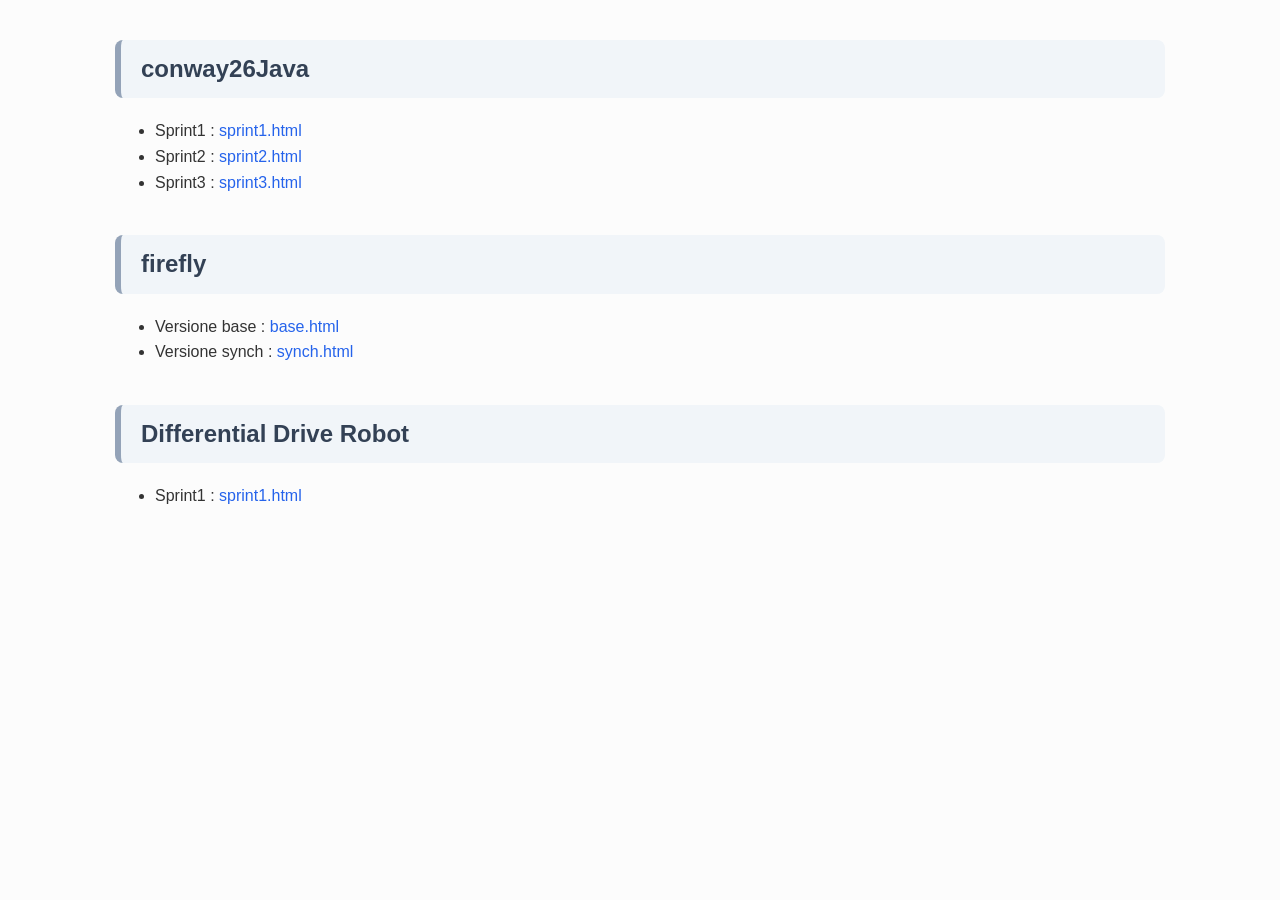
<file: docs/index.html>
<!DOCTYPE html PUBLIC "-//W3C//DTD HTML 4.01//EN" "http://www.w3.org/TR/html4/strict.dtd">
<html>

<head>
    <link rel="stylesheet" type="text/css" href="css/mystyle.css">
</head>
<title>Chronicle of projects</title>

<body>

    <h2>conway26Java</h2>
    <ul>
        <li>Sprint1 : <a href="sprint1.html">sprint1.html</a> </li>
        <li>Sprint2 : <a href="sprint2.html">sprint2.html</a> </li>
        <li>Sprint3 : <a href="sprint3.html">sprint3.html</a> </li>

    </ul>

    <h2>firefly</h2>
    <ul>
        <li>Versione base : <a href="base.html">base.html</a> </li>
        <li>Versione synch : <a href="synch.html">synch.html</a> </li>

    </ul>

    <h2>Differential Drive Robot</h2>
    <ul>
        <li>Sprint1 : <a href="DDR.html">sprint1.html</a> </li>

    </ul>

</body>

</html>
</file>
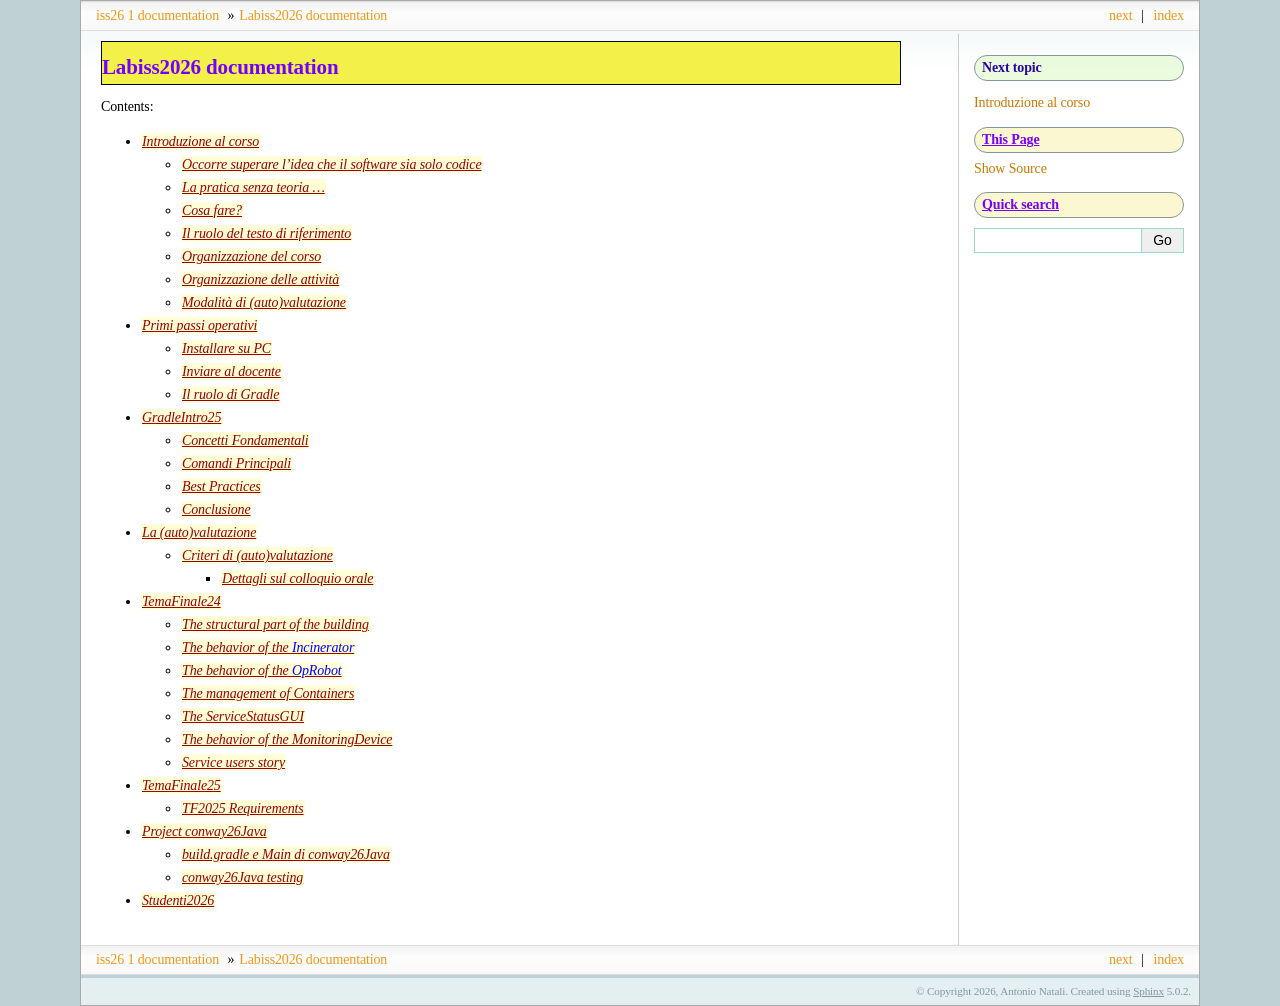
<file: conway26GuiHtml/docs/index.html>
<!DOCTYPE html>

<html lang="en">
  <head>
    <meta charset="utf-8" />
    <meta name="viewport" content="width=device-width, initial-scale=1.0" /><meta name="generator" content="Docutils 0.18.1: http://docutils.sourceforge.net/" />

    <title>Labiss2026 documentation &#8212; iss26 1 documentation</title>
    <link rel="stylesheet" type="text/css" href="_static/pygments.css" />
    <link rel="stylesheet" type="text/css" href="_static/sphinxdoc.css" />
    <link rel="stylesheet" type="text/css" href="_static/custom.css" />
    <script data-url_root="./" id="documentation_options" src="_static/documentation_options.js"></script>
    <script src="_static/jquery.js"></script>
    <script src="_static/underscore.js"></script>
    <script src="_static/_sphinx_javascript_frameworks_compat.js"></script>
    <script src="_static/doctools.js"></script>
    <script src="_static/custom.js"></script>
    <link rel="canonical" href="https://anatali.github.io/issLab2026/index.html" />
    <link rel="index" title="Index" href="genindex.html" />
    <link rel="search" title="Search" href="search.html" />
    <link rel="next" title="Introduzione al corso" href="Introduzione%20al%20corso.html" /> 
  </head><body>
    <div class="related" role="navigation" aria-label="related navigation">
      <h3>Navigation</h3>
      <ul>
        <li class="right" style="margin-right: 10px">
          <a href="genindex.html" title="General Index"
             accesskey="I">index</a></li>
        <li class="right" >
          <a href="Introduzione%20al%20corso.html" title="Introduzione al corso"
             accesskey="N">next</a> |</li>
        <li class="nav-item nav-item-0"><a href="#">iss26 1 documentation</a> &#187;</li>
        <li class="nav-item nav-item-this"><a href="">Labiss2026 documentation</a></li> 
      </ul>
    </div>  

    <div class="document">
      <div class="documentwrapper">
        <div class="bodywrapper">
          <div class="body" role="main">
            
  <section id="labiss2026-documentation">
<h1>Labiss2026 documentation<a class="headerlink" href="#labiss2026-documentation" title="Permalink to this heading">¶</a></h1>
<div class="toctree-wrapper compound">
<p class="caption" role="heading"><span class="caption-text">Contents:</span></p>
<ul>
<li class="toctree-l1"><a class="reference internal" href="Introduzione%20al%20corso.html">Introduzione al corso</a><ul>
<li class="toctree-l2"><a class="reference internal" href="Introduzione%20al%20corso.html#occorre-superare-l-idea-che-il-software-sia-solo-codice">Occorre superare l’idea che il software sia solo codice</a></li>
<li class="toctree-l2"><a class="reference internal" href="Introduzione%20al%20corso.html#la-pratica-senza-teoria">La pratica senza  teoria …</a></li>
<li class="toctree-l2"><a class="reference internal" href="Introduzione%20al%20corso.html#cosa-fare">Cosa fare?</a></li>
<li class="toctree-l2"><a class="reference internal" href="Introduzione%20al%20corso.html#il-ruolo-del-testo-di-riferimento">Il ruolo del testo di riferimento</a></li>
<li class="toctree-l2"><a class="reference internal" href="Introduzione%20al%20corso.html#organizzazione-del-corso">Organizzazione del corso</a></li>
<li class="toctree-l2"><a class="reference internal" href="Introduzione%20al%20corso.html#organizzazione-delle-attivita">Organizzazione delle attività</a></li>
<li class="toctree-l2"><a class="reference internal" href="Introduzione%20al%20corso.html#modalita-di-auto-valutazione">Modalità di (auto)valutazione</a></li>
</ul>
</li>
<li class="toctree-l1"><a class="reference internal" href="Primi%20passi%20operativi.html">Primi passi operativi</a><ul>
<li class="toctree-l2"><a class="reference internal" href="Primi%20passi%20operativi.html#installare-su-pc">Installare su PC</a></li>
<li class="toctree-l2"><a class="reference internal" href="Primi%20passi%20operativi.html#inviare-al-docente">Inviare al docente</a></li>
<li class="toctree-l2"><a class="reference internal" href="Primi%20passi%20operativi.html#il-ruolo-di-gradle">Il ruolo di Gradle</a></li>
</ul>
</li>
<li class="toctree-l1"><a class="reference internal" href="GradleIntro25.html">GradleIntro25</a><ul>
<li class="toctree-l2"><a class="reference internal" href="GradleIntro25.html#concetti-fondamentali">Concetti Fondamentali</a></li>
<li class="toctree-l2"><a class="reference internal" href="GradleIntro25.html#comandi-principali">Comandi Principali</a></li>
<li class="toctree-l2"><a class="reference internal" href="GradleIntro25.html#best-practices">Best Practices</a></li>
<li class="toctree-l2"><a class="reference internal" href="GradleIntro25.html#conclusione">Conclusione</a></li>
</ul>
</li>
<li class="toctree-l1"><a class="reference internal" href="La%20%28auto%29valutazione.html">La (auto)valutazione</a><ul>
<li class="toctree-l2"><a class="reference internal" href="La%20%28auto%29valutazione.html#criteri-di-auto-valutazione">Criteri di (auto)valutazione</a><ul>
<li class="toctree-l3"><a class="reference internal" href="La%20%28auto%29valutazione.html#dettagli-sul-colloquio-orale">Dettagli sul colloquio orale</a></li>
</ul>
</li>
</ul>
</li>
<li class="toctree-l1"><a class="reference internal" href="TemaFinale24.html">TemaFinale24</a><ul>
<li class="toctree-l2"><a class="reference internal" href="TemaFinale24.html#the-structural-part-of-the-building">The structural part of the building</a></li>
<li class="toctree-l2"><a class="reference internal" href="TemaFinale24.html#the-behavior-of-the-incinerator">The behavior of the <span class="blue">Incinerator</span></a></li>
<li class="toctree-l2"><a class="reference internal" href="TemaFinale24.html#the-behavior-of-the-oprobot">The behavior of the <span class="blue">OpRobot</span></a></li>
<li class="toctree-l2"><a class="reference internal" href="TemaFinale24.html#the-management-of-containers">The management of Containers</a></li>
<li class="toctree-l2"><a class="reference internal" href="TemaFinale24.html#the-servicestatusgui">The ServiceStatusGUI</a></li>
<li class="toctree-l2"><a class="reference internal" href="TemaFinale24.html#the-behavior-of-the-monitoringdevice">The behavior of the MonitoringDevice</a></li>
<li class="toctree-l2"><a class="reference internal" href="TemaFinale24.html#service-users-story">Service users story</a></li>
</ul>
</li>
<li class="toctree-l1"><a class="reference internal" href="TemaFinale25.html">TemaFinale25</a><ul>
<li class="toctree-l2"><a class="reference internal" href="TemaFinale25.html#tf2025-requirements">TF2025 Requirements</a></li>
</ul>
</li>
<li class="toctree-l1"><a class="reference internal" href="Project%20conway26Java.html">Project conway26Java</a><ul>
<li class="toctree-l2"><a class="reference internal" href="Project%20conway26Java.html#build-gradle-e-main-di-conway26java">build.gradle e Main di conway26Java</a></li>
<li class="toctree-l2"><a class="reference internal" href="Project%20conway26Java.html#conway26java-testing">conway26Java testing</a></li>
</ul>
</li>
<li class="toctree-l1"><a class="reference internal" href="Studenti2026.html">Studenti2026</a></li>
</ul>
</div>
</section>


            <div class="clearer"></div>
          </div>
        </div>
      </div>
      <div class="sphinxsidebar" role="navigation" aria-label="main navigation">
        <div class="sphinxsidebarwrapper">
  <div>
    <h4>Next topic</h4>
    <p class="topless"><a href="Introduzione%20al%20corso.html"
                          title="next chapter">Introduzione al corso</a></p>
  </div>
  <div role="note" aria-label="source link">
    <h3>This Page</h3>
    <ul class="this-page-menu">
      <li><a href="_sources/index.rst.txt"
            rel="nofollow">Show Source</a></li>
    </ul>
   </div>
<div id="searchbox" style="display: none" role="search">
  <h3 id="searchlabel">Quick search</h3>
    <div class="searchformwrapper">
    <form class="search" action="search.html" method="get">
      <input type="text" name="q" aria-labelledby="searchlabel" autocomplete="off" autocorrect="off" autocapitalize="off" spellcheck="false"/>
      <input type="submit" value="Go" />
    </form>
    </div>
</div>
<script>document.getElementById('searchbox').style.display = "block"</script>
        </div>
      </div>
      <div class="clearer"></div>
    </div>
    <div class="related" role="navigation" aria-label="related navigation">
      <h3>Navigation</h3>
      <ul>
        <li class="right" style="margin-right: 10px">
          <a href="genindex.html" title="General Index"
             >index</a></li>
        <li class="right" >
          <a href="Introduzione%20al%20corso.html" title="Introduzione al corso"
             >next</a> |</li>
        <li class="nav-item nav-item-0"><a href="#">iss26 1 documentation</a> &#187;</li>
        <li class="nav-item nav-item-this"><a href="">Labiss2026 documentation</a></li> 
      </ul>
    </div>
    <div class="footer" role="contentinfo">
        &#169; Copyright 2026, Antonio Natali.
      Created using <a href="https://www.sphinx-doc.org/">Sphinx</a> 5.0.2.
    </div>
  </body>
</html>
</file>
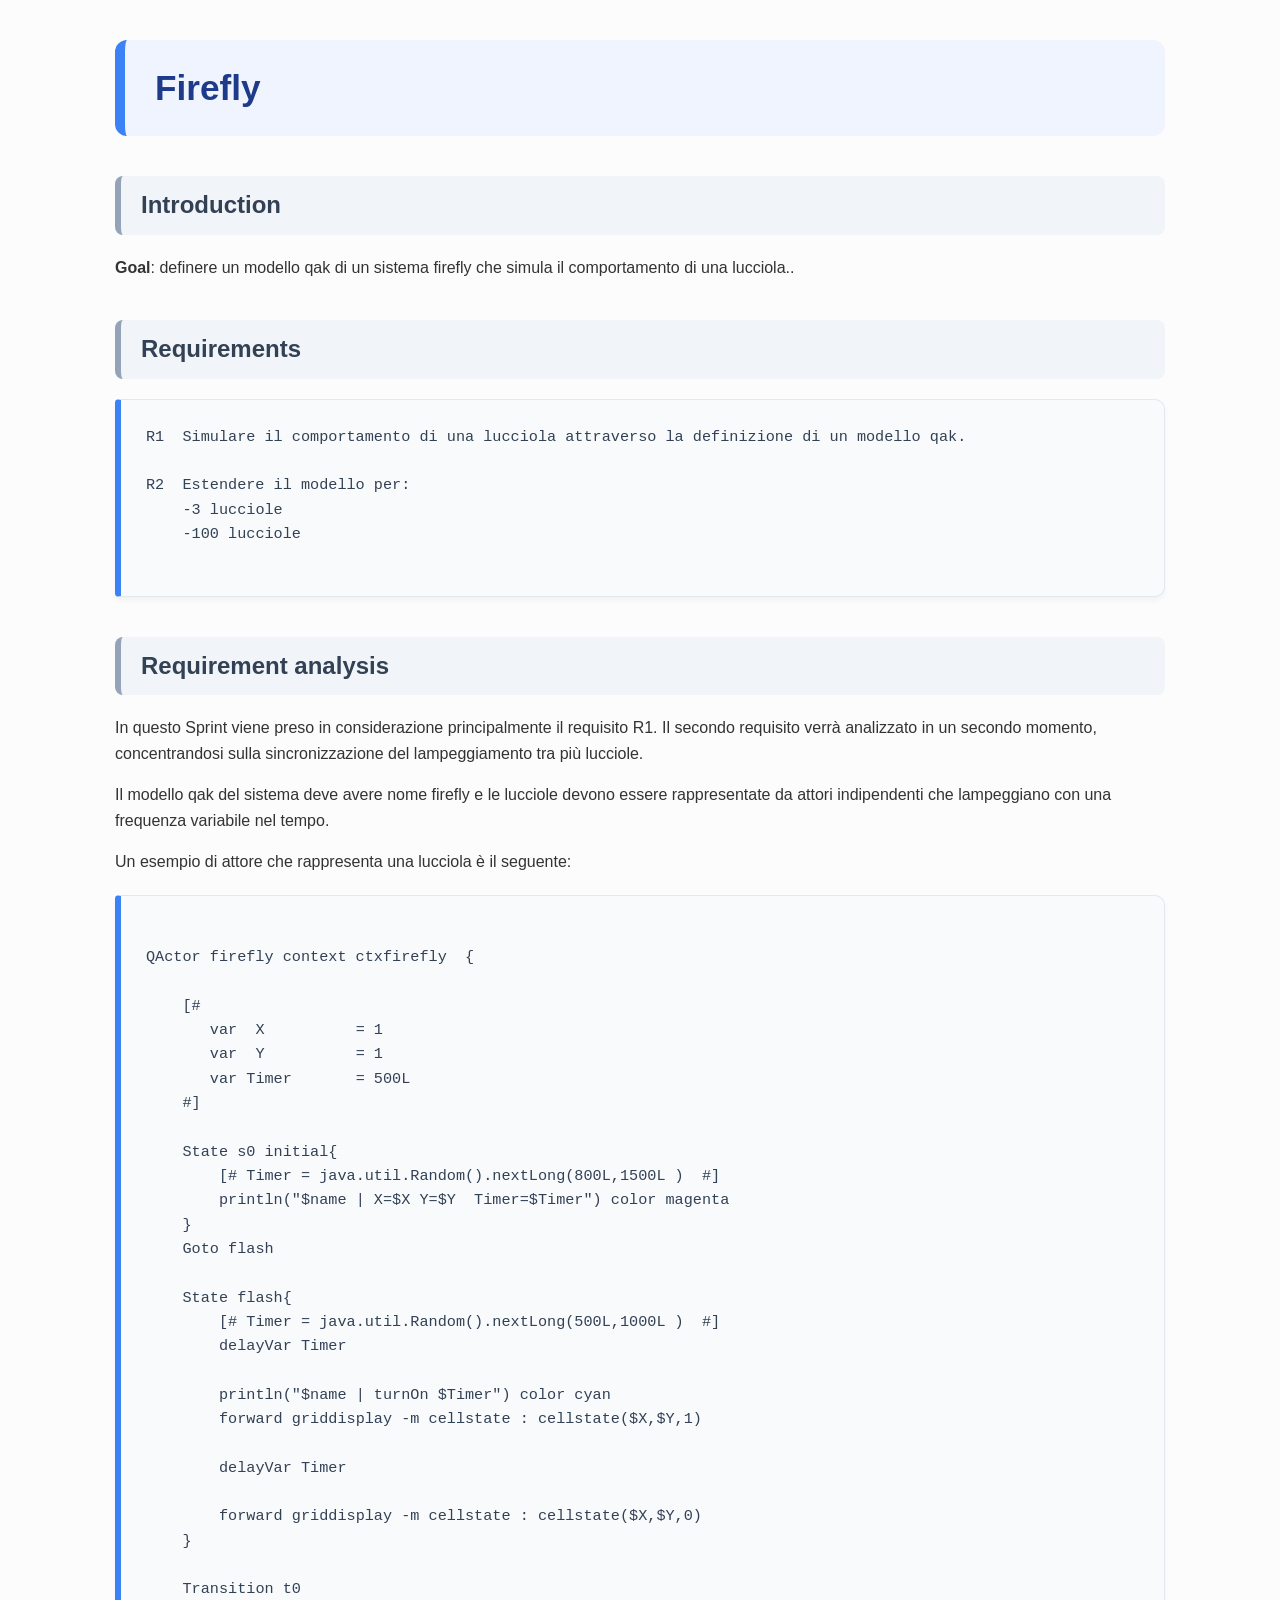
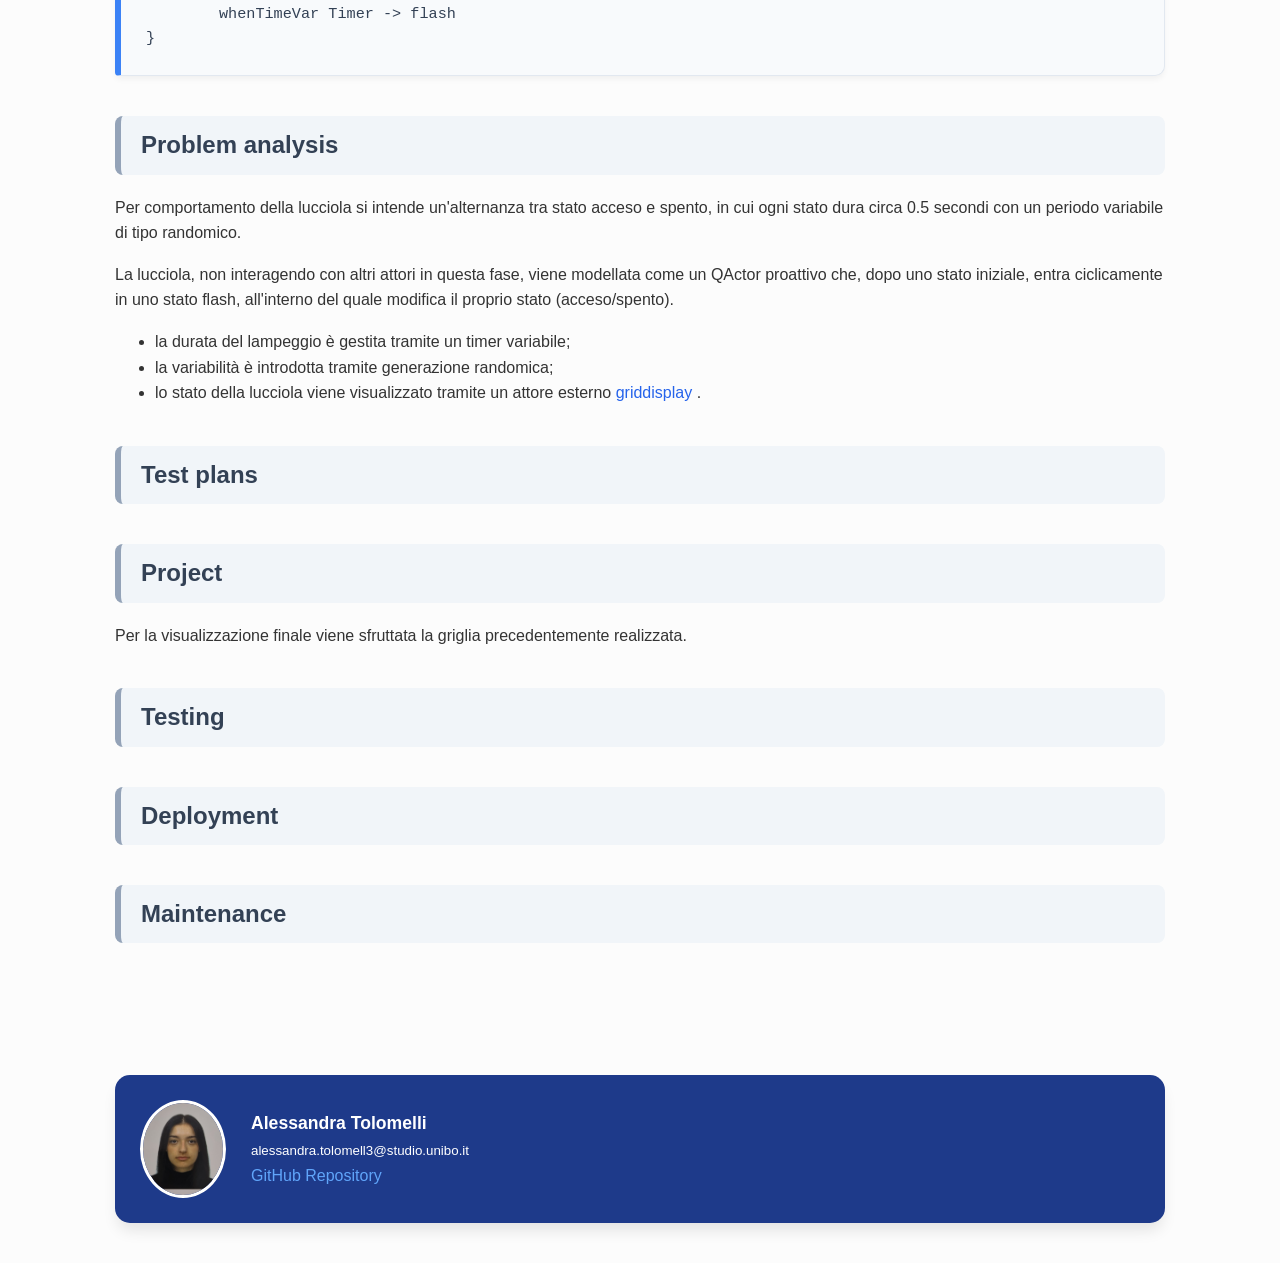
<file: docs/base.html>
<!DOCTYPE html PUBLIC "-//W3C//DTD HTML 4.01//EN" "http://www.w3.org/TR/html4/strict.dtd">
<html>

<head>
    <link rel="stylesheet" type="text/css" href="css/mystyle.css">
</head>
<title>Firefly</title>

<body>
    <div id="top">
        <h1>Firefly</h1>
    </div>

    <div class="body">

        <h2>Introduction</h2>
        <b>Goal</b>: definere un modello qak di un sistema firefly che simula il comportamento di una lucciola.</b>.

        <h2>Requirements</h2>
        <pre>
R1  Simulare il comportamento di una lucciola attraverso la definizione di un modello qak.

R2  Estendere il modello per:
    -3 lucciole
    -100 lucciole

</pre>

        <h2>Requirement analysis</h2>

        <p>In questo Sprint viene preso in considerazione principalmente il requisito R1. Il secondo
            requisito verrà analizzato in un secondo momento, concentrandosi sulla sincronizzazione
            del lampeggiamento tra più lucciole.</p>

        <p>Il modello qak del sistema deve avere nome firefly e le lucciole devono essere rappresentate
            da attori indipendenti che lampeggiano con una frequenza variabile nel tempo.</p>

        <p>Un esempio di attore che rappresenta una lucciola è il seguente:</p>

        <pre><code>
QActor firefly context ctxfirefly  {     

    [#   
       var  X          = 1
       var  Y          = 1
       var Timer       = 500L 
    #] 

    State s0 initial{
        [# Timer = java.util.Random().nextLong(800L,1500L )  #]  
        println("$name | X=$X Y=$Y  Timer=$Timer") color magenta    
    }
    Goto flash
    
    State flash{
        [# Timer = java.util.Random().nextLong(500L,1000L )  #] 
        delayVar Timer

        println("$name | turnOn $Timer") color cyan
        forward griddisplay -m cellstate : cellstate($X,$Y,1)             

        delayVar Timer    

        forward griddisplay -m cellstate : cellstate($X,$Y,0)     
    }

    Transition t0 
        whenTimeVar Timer -> flash          
}
</code></pre>


        <h2>Problem analysis</h2>

        <p>Per comportamento della lucciola si intende un'alternanza tra stato acceso e spento,
            in cui ogni stato dura circa 0.5 secondi con un periodo variabile di tipo randomico.</p>

        <p>La lucciola, non interagendo con altri attori in questa fase, viene modellata come un
            QActor proattivo che, dopo uno stato iniziale, entra ciclicamente in uno stato flash,
            all'interno del quale modifica il proprio stato (acceso/spento).</p>

        <ul>
            <li>la durata del lampeggio è gestita tramite un timer variabile;</li>
            <li>la variabilità è introdotta tramite generazione randomica;</li>
            <li>lo stato della lucciola viene visualizzato tramite un attore esterno <a
                    href="https://github.com/alessandratolomelli/iss2026/blob/main/griddisplay/src/griddisplay.qak"
                    target="_blank">
                    griddisplay
                </a>.</li>
        </ul>


        <h2>Test plans</h2>


        <h2>Project</h2>

        Per la visualizzazione finale viene sfruttata la griglia precedentemente realizzata.

        <h2>Testing</h2>

        <h2>Deployment</h2>

        <h2>Maintenance</h2>

        <br /><br />
    </div>

    <div class="bottom-info">
        <img src="img/fototessera.jpg" alt="fototessera" width="80" height="80">
        <div>
            <strong>Alessandra Tolomelli</strong><br>
            <small>alessandra.tolomell3@studio.unibo.it</small><br>
            <a href="https://github.com/alessandratolomelli/iss2026" style="color: #60a5fa;">GitHub Repository</a>
        </div>
    </div>
</body>

</html>
</file>
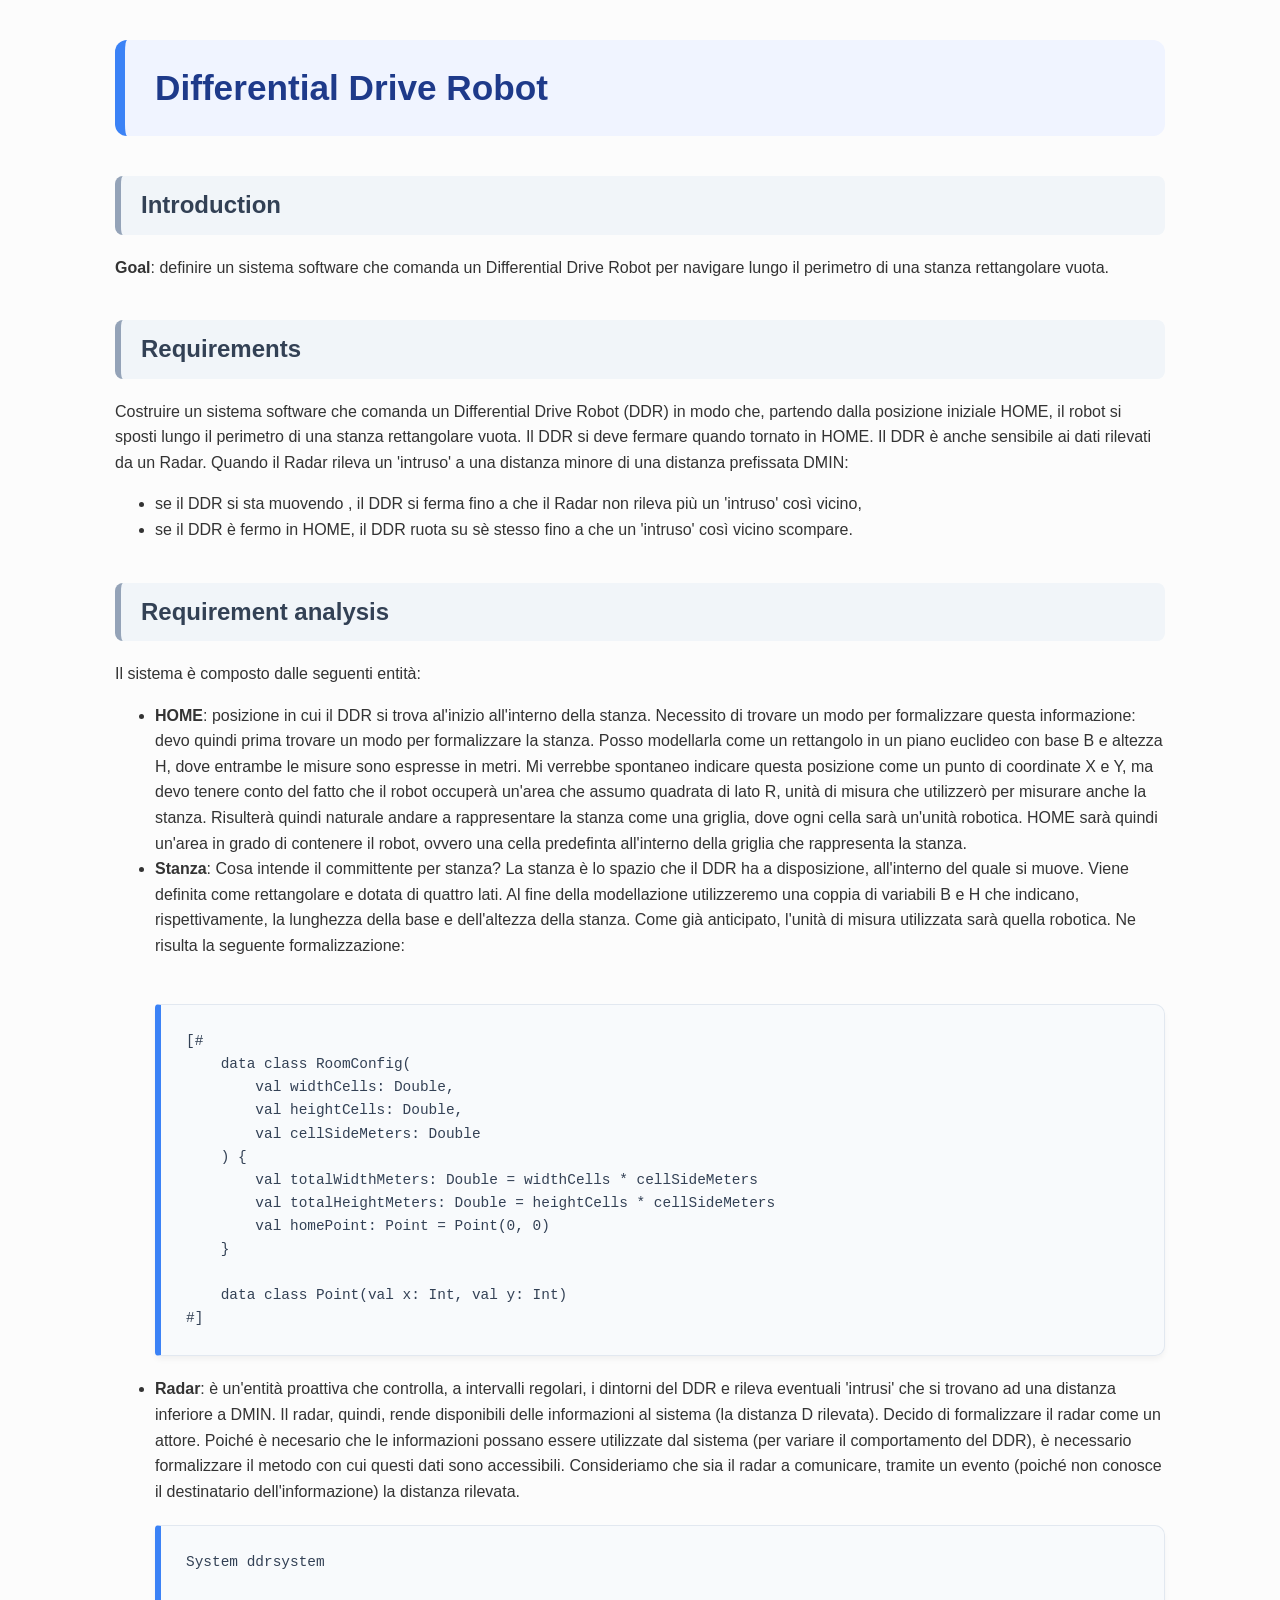
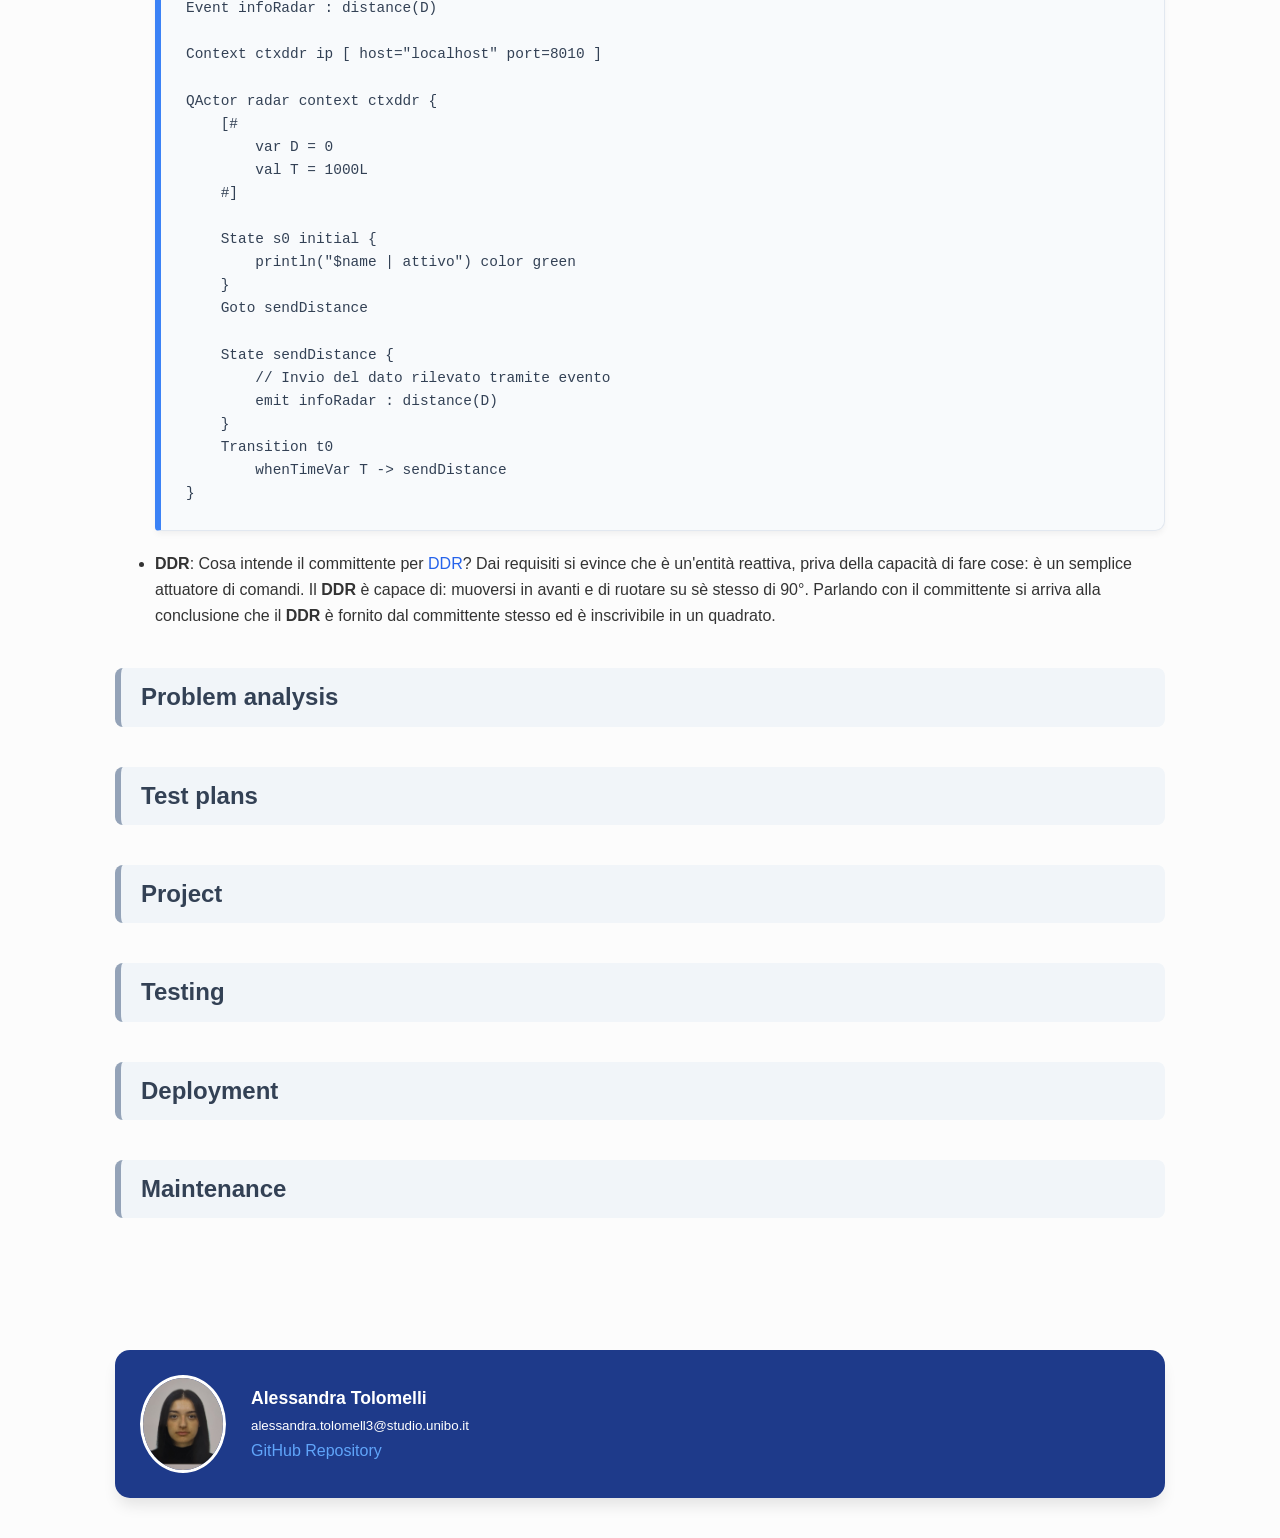
<file: docs/DDR.html>
<!DOCTYPE html PUBLIC "-//W3C//DTD HTML 4.01//EN" "http://www.w3.org/TR/html4/strict.dtd">
<html>

<head>
    <link rel="stylesheet" type="text/css" href="css/mystyle.css">
</head>
<title>DDR</title>

<body>
    <div id="top">
        <h1>Differential Drive Robot</h1>
    </div>

    <div class="body">

        <h2>Introduction</h2>
        <b>Goal</b>: definire un sistema software che comanda un Differential Drive Robot per
        navigare lungo il perimetro di una stanza rettangolare vuota.

        <h2>Requirements</h2>

        Costruire un sistema software che comanda un Differential Drive Robot (DDR) in modo che,
        partendo dalla posizione iniziale HOME, il robot si sposti lungo il perimetro di una stanza rettangolare vuota.
        Il DDR si deve fermare quando tornato in HOME.
        Il DDR è anche sensibile ai dati rilevati da un Radar.
        Quando il Radar rileva un 'intruso' a una distanza minore di una distanza prefissata DMIN:

        <ul>
            <li>se il DDR si sta muovendo , il DDR si ferma fino a che il Radar non rileva più un 'intruso' così vicino,
            </li>
            <li>se il DDR è fermo in HOME, il DDR ruota su sè stesso fino a che un 'intruso' così vicino scompare.</li>
        </ul>


        <h2>Requirement analysis</h2>

        Il sistema è composto dalle seguenti entità:

        <ul>
            <li><strong>HOME</strong>: posizione in cui il DDR si trova al'inizio all'interno della stanza. Necessito di
                trovare un modo per
                formalizzare questa informazione: devo quindi prima trovare un modo per formalizzare la stanza.
                Posso modellarla come un rettangolo in un piano euclideo con base B e altezza H, dove entrambe le misure
                sono espresse in metri. Mi verrebbe spontaneo indicare questa posizione come un punto di coordinate X e
                Y,
                ma devo tenere conto del fatto che il robot occuperà un'area che assumo quadrata di lato R, unità di
                misura
                che utilizzerò per misurare anche la stanza. Risulterà quindi naturale andare a rappresentare la stanza
                come
                una griglia, dove ogni cella sarà un'unità robotica. HOME sarà quindi un'area in grado di contenere il
                robot, ovvero una cella predefinta all'interno della griglia che rappresenta la stanza.</li>

            <li><strong>Stanza</strong>: Cosa intende il committente per stanza? La stanza è lo spazio che il DDR ha a
                disposizione, all'interno del quale si muove. Viene definita come rettangolare e dotata di quattro lati.
                Al fine della modellazione utilizzeremo una coppia di variabili B e H che indicano, rispettivamente, la
                lunghezza della base e dell'altezza della stanza. Come già anticipato, l'unità di misura utilizzata sarà
                quella robotica. Ne risulta la seguente formalizzazione:
                <br><br>
                <code>
<pre>
[# 
    data class RoomConfig(
        val widthCells: Double, 
        val heightCells: Double, 
        val cellSideMeters: Double
    ) {
        val totalWidthMeters: Double = widthCells * cellSideMeters
        val totalHeightMeters: Double = heightCells * cellSideMeters
        val homePoint: Point = Point(0, 0)
    }

    data class Point(val x: Int, val y: Int)
#]
</pre>
    </code>
            </li>

            <li><strong>Radar</strong>: è un'entità proattiva che controlla, a intervalli regolari, i dintorni del DDR e
                rileva eventuali
                'intrusi' che si trovano ad una distanza inferiore a DMIN.
                Il radar, quindi, rende disponibili delle informazioni al sistema (la distanza D rilevata).
                Decido di formalizzare il radar come un attore.
                Poiché è necesario che le informazioni possano essere utilizzate dal sistema (per variare il
                comportamento
                del DDR), è necessario formalizzare il metodo con cui questi dati sono accessibili. Consideriamo che sia
                il radar a comunicare, tramite un evento (poiché non conosce il destinatario
                dell'informazione) la distanza rilevata.
                <code>
<pre>
System ddrsystem

Event infoRadar : distance(D)

Context ctxddr ip [ host="localhost" port=8010 ]

QActor radar context ctxddr {
    [# 
        var D = 0
        val T = 1000L
    #]
    
    State s0 initial {
        println("$name | attivo") color green
    }
    Goto sendDistance
    
    State sendDistance {
        // Invio del dato rilevato tramite evento
        emit infoRadar : distance(D)
    }
    Transition t0 
        whenTimeVar T -> sendDistance
}
</pre>
    </code>
            </li>
            <li><strong>DDR</strong>: Cosa intende il committente per <a
                    href="https://github.com/anatali/issLab2026/tree/main/it.unibo.virtualRobot2026">DDR</a>?
                Dai requisiti si evince che è un'entità reattiva, priva della capacità di fare cose: è un semplice
                attuatore di comandi. Il <strong>DDR</strong> è capace di: muoversi in avanti e di ruotare su sè stesso
                di 90°.
                Parlando con il committente si arriva alla conclusione che il <strong>DDR</strong> è fornito dal
                committente stesso ed è
                inscrivibile in un quadrato. </li>

        </ul>
        <h2>Problem analysis</h2>


        <h2>Test plans</h2>


        <h2>Project</h2>


        <h2>Testing</h2>

        <h2>Deployment</h2>

        <h2>Maintenance</h2>

        <br /><br />
    </div>

    <div class="bottom-info">
        <img src="img/fototessera.jpg" alt="fototessera" width="80" height="80">
        <div>
            <strong>Alessandra Tolomelli</strong><br>
            <small>alessandra.tolomell3@studio.unibo.it</small><br>
            <a href="https://github.com/alessandratolomelli/iss2026" style="color: #60a5fa;">GitHub Repository</a>
        </div>
    </div>
</body>

</html>
</file>
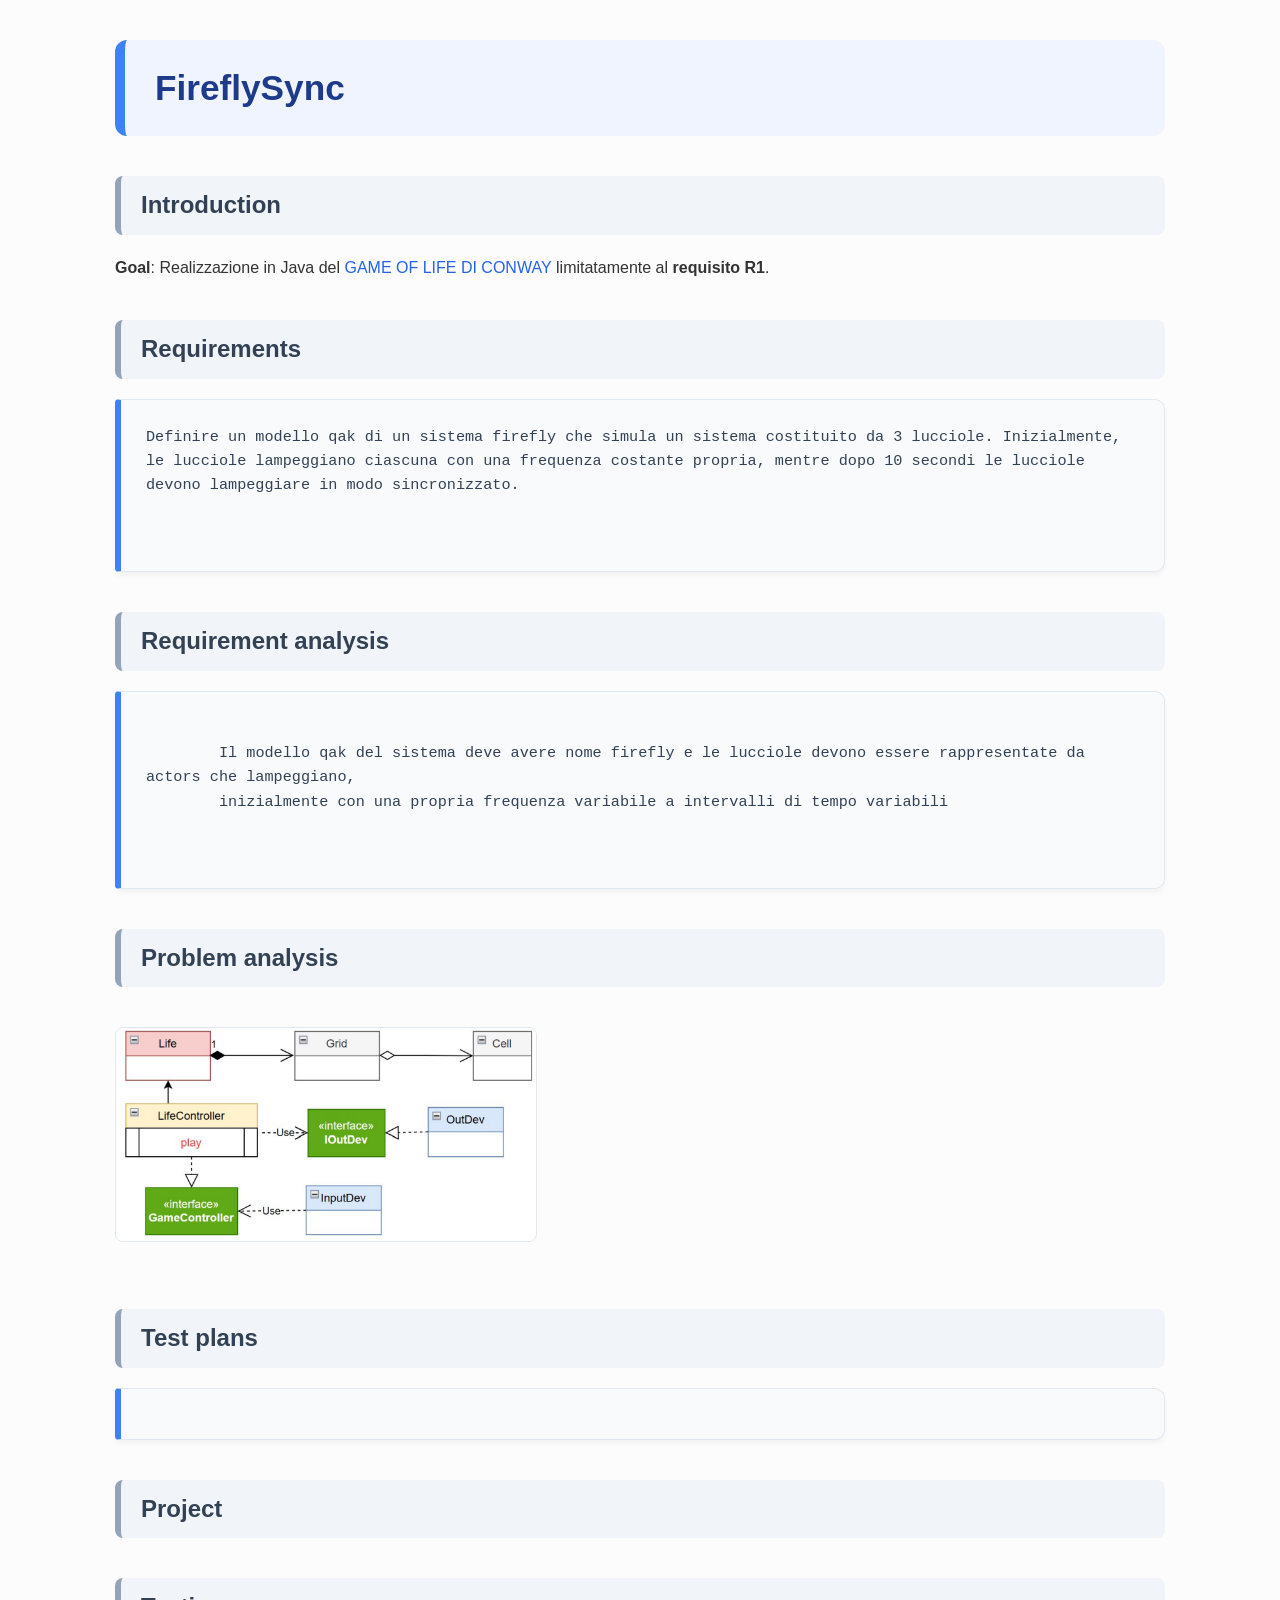
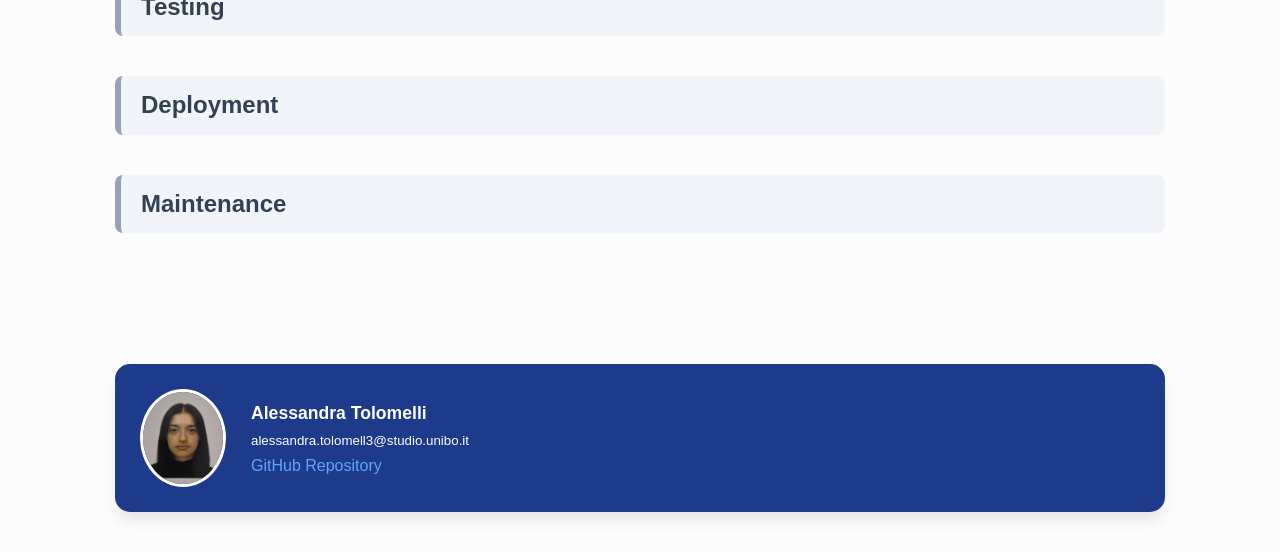
<file: docs/fireflySync.html>
<!DOCTYPE html PUBLIC "-//W3C//DTD HTML 4.01//EN" "http://www.w3.org/TR/html4/strict.dtd">
<html>

<head>
    <link rel="stylesheet" type="text/css" href="css/mystyle.css">
</head>
<title>FireflySync</title>

<body>
    <div id="top">
        <h1>FireflySync</h1>
    </div>

    <div class="body">

        <h2>Introduction</h2>
        <b>Goal</b>: Realizzazione in Java del
        <a href='https://anatali.github.io/issLab2026/_static/docs/Protobook.pdf#chapter.6'>GAME OF LIFE DI CONWAY</a>
        limitatamente al <b>requisito R1</b>.

        <h2>Requirements</h2>

        <pre>
Definire un modello qak di un sistema firefly che simula un sistema costituito da 3 lucciole. Inizialmente, le lucciole lampeggiano ciascuna con una frequenza costante propria, mentre dopo 10 secondi le lucciole devono lampeggiare in modo sincronizzato.

        </pre>

        <h2>Requirement analysis</h2>
        <pre>

        Il modello qak del sistema deve avere nome firefly e le lucciole devono essere rappresentate da actors che lampeggiano,
        inizialmente con una propria frequenza variabile a intervalli di tempo variabili


</pre>

        <h2>Problem analysis</h2>
        <img src="./img/problem analysis.png" alt="Problem Analysis" width="40%" height="40%">

        <h2>Test plans</h2>
        <pre></pre>

        <h2>Project</h2>

        <h2>Testing</h2>

        <h2>Deployment</h2>

        <h2>Maintenance</h2>

        <br /><br />
    </div>

    <div class="bottom-info">
        <img src="img/fototessera.jpg" alt="fototessera" width="80" height="80">
        <div>
            <strong>Alessandra Tolomelli</strong><br>
            <small>alessandra.tolomell3@studio.unibo.it</small><br>
            <a href="https://github.com/alessandratolomelli/iss2026" style="color: #60a5fa;">GitHub Repository</a>
        </div>
    </div>
</body>

</html>
</file>
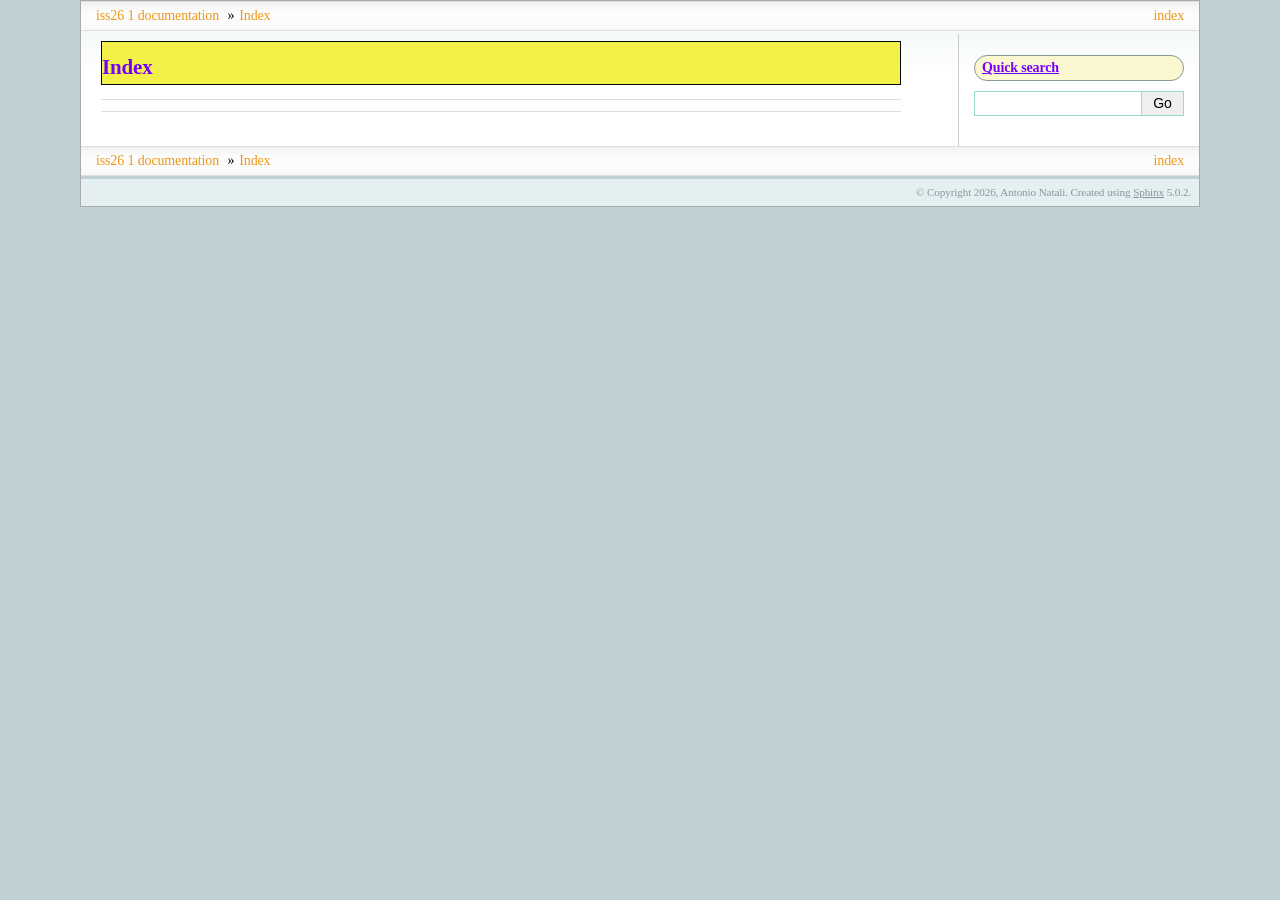
<file: docs/genindex.html>
<!DOCTYPE html>

<html lang="en">
  <head>
    <meta charset="utf-8" />
    <meta name="viewport" content="width=device-width, initial-scale=1.0" />
    <title>Index &#8212; iss26 1 documentation</title>
    <link rel="stylesheet" type="text/css" href="_static/pygments.css" />
    <link rel="stylesheet" type="text/css" href="_static/sphinxdoc.css" />
    <link rel="stylesheet" type="text/css" href="_static/custom.css" />
    <script data-url_root="./" id="documentation_options" src="_static/documentation_options.js"></script>
    <script src="_static/jquery.js"></script>
    <script src="_static/underscore.js"></script>
    <script src="_static/_sphinx_javascript_frameworks_compat.js"></script>
    <script src="_static/doctools.js"></script>
    <script src="_static/custom.js"></script>
    <link rel="canonical" href="https://anatali.github.io/issLab2026/genindex.html" />
    <link rel="index" title="Index" href="#" />
    <link rel="search" title="Search" href="search.html" /> 
  </head><body>
    <div class="related" role="navigation" aria-label="related navigation">
      <h3>Navigation</h3>
      <ul>
        <li class="right" style="margin-right: 10px">
          <a href="#" title="General Index"
             accesskey="I">index</a></li>
        <li class="nav-item nav-item-0"><a href="index.html">iss26 1 documentation</a> &#187;</li>
        <li class="nav-item nav-item-this"><a href="">Index</a></li> 
      </ul>
    </div>  

    <div class="document">
      <div class="documentwrapper">
        <div class="bodywrapper">
          <div class="body" role="main">
            

<h1 id="index">Index</h1>

<div class="genindex-jumpbox">
 
</div>


            <div class="clearer"></div>
          </div>
        </div>
      </div>
      <div class="sphinxsidebar" role="navigation" aria-label="main navigation">
        <div class="sphinxsidebarwrapper">
<div id="searchbox" style="display: none" role="search">
  <h3 id="searchlabel">Quick search</h3>
    <div class="searchformwrapper">
    <form class="search" action="search.html" method="get">
      <input type="text" name="q" aria-labelledby="searchlabel" autocomplete="off" autocorrect="off" autocapitalize="off" spellcheck="false"/>
      <input type="submit" value="Go" />
    </form>
    </div>
</div>
<script>document.getElementById('searchbox').style.display = "block"</script>
        </div>
      </div>
      <div class="clearer"></div>
    </div>
    <div class="related" role="navigation" aria-label="related navigation">
      <h3>Navigation</h3>
      <ul>
        <li class="right" style="margin-right: 10px">
          <a href="#" title="General Index"
             >index</a></li>
        <li class="nav-item nav-item-0"><a href="index.html">iss26 1 documentation</a> &#187;</li>
        <li class="nav-item nav-item-this"><a href="">Index</a></li> 
      </ul>
    </div>
    <div class="footer" role="contentinfo">
        &#169; Copyright 2026, Antonio Natali.
      Created using <a href="https://www.sphinx-doc.org/">Sphinx</a> 5.0.2.
    </div>
  </body>
</html>
</file>
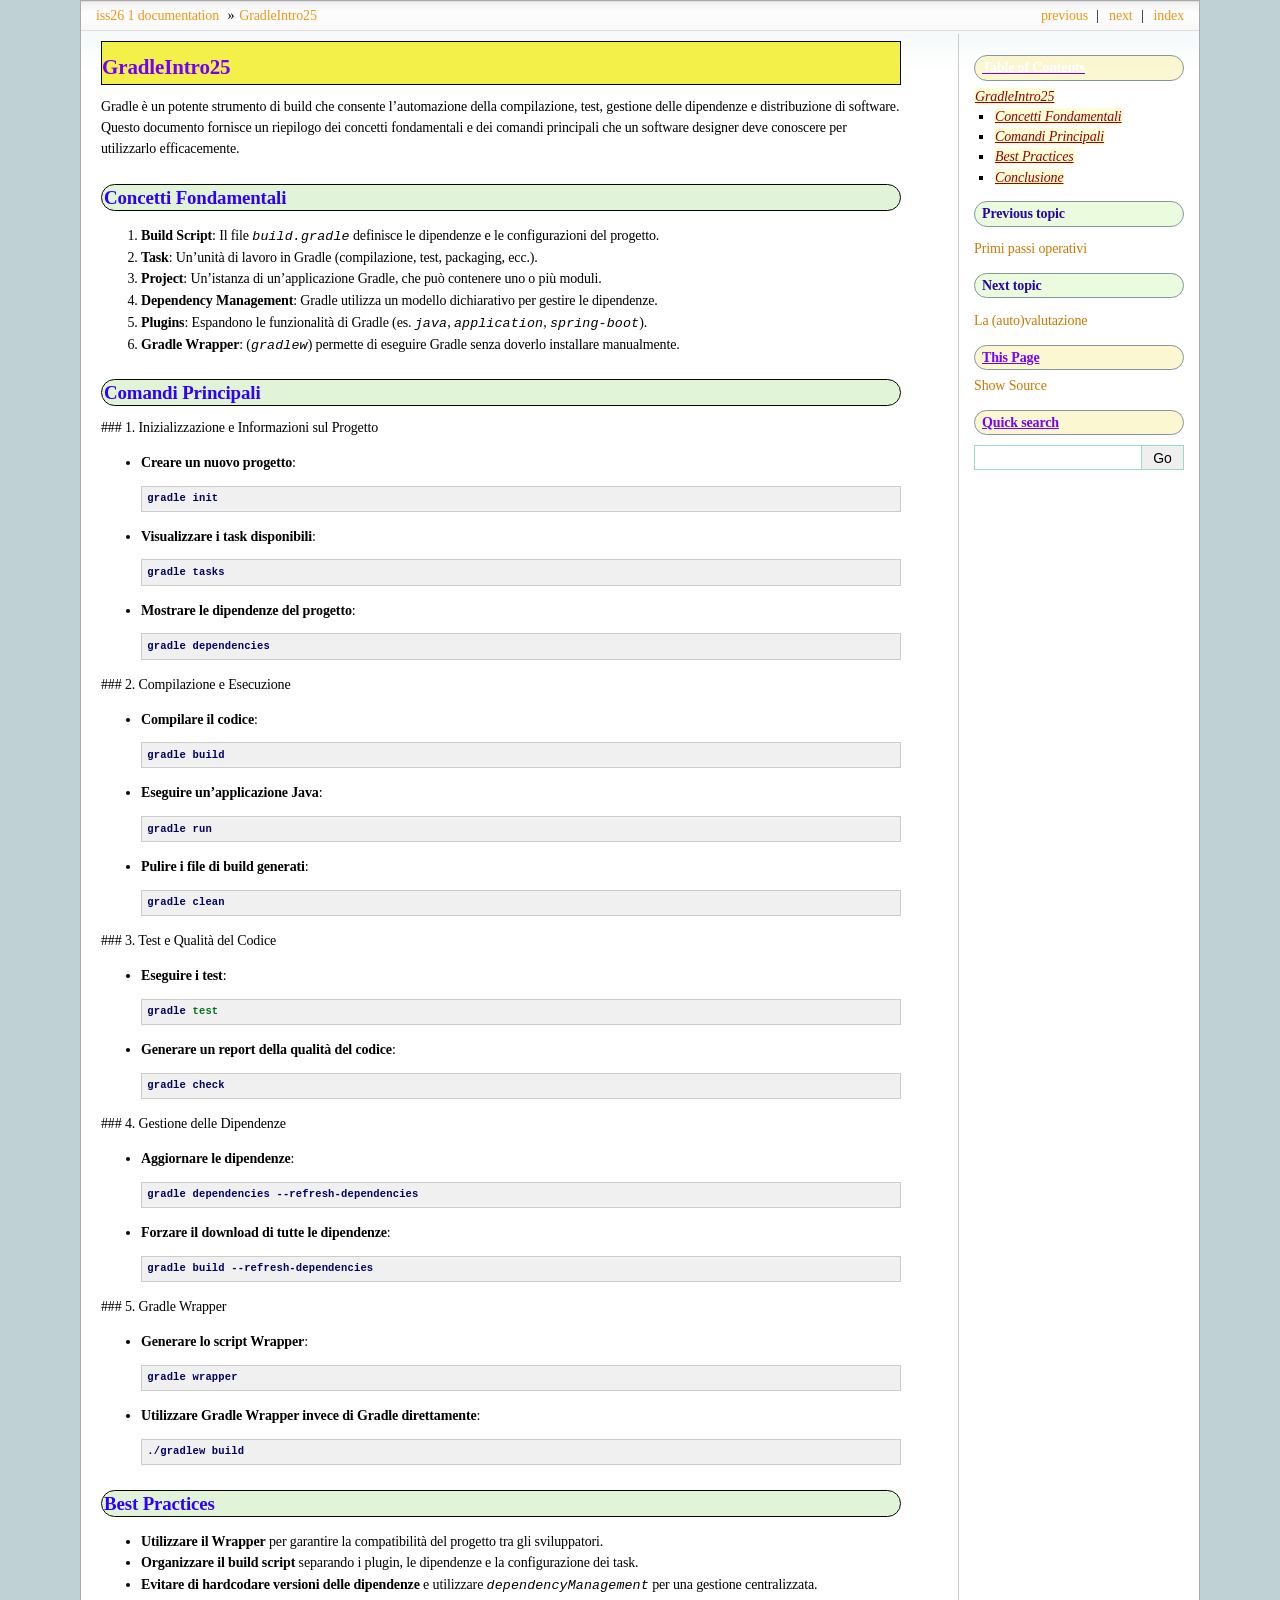
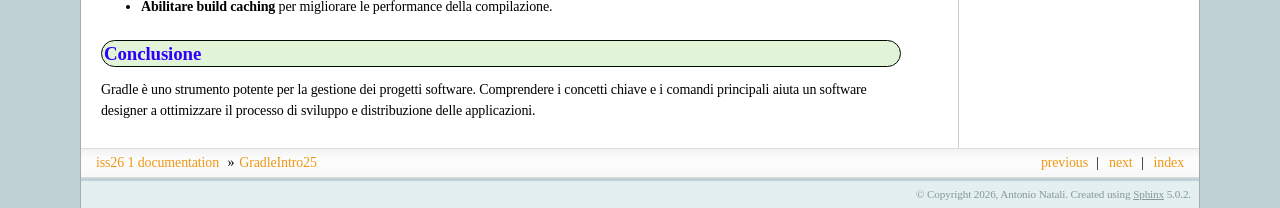
<file: docs/GradleIntro25.html>
<!DOCTYPE html>

<html lang="en">
  <head>
    <meta charset="utf-8" />
    <meta name="viewport" content="width=device-width, initial-scale=1.0" /><meta name="generator" content="Docutils 0.18.1: http://docutils.sourceforge.net/" />

    <title>GradleIntro25 &#8212; iss26 1 documentation</title>
    <link rel="stylesheet" type="text/css" href="_static/pygments.css" />
    <link rel="stylesheet" type="text/css" href="_static/sphinxdoc.css" />
    <link rel="stylesheet" type="text/css" href="_static/custom.css" />
    <script data-url_root="./" id="documentation_options" src="_static/documentation_options.js"></script>
    <script src="_static/jquery.js"></script>
    <script src="_static/underscore.js"></script>
    <script src="_static/_sphinx_javascript_frameworks_compat.js"></script>
    <script src="_static/doctools.js"></script>
    <script src="_static/custom.js"></script>
    <link rel="canonical" href="https://anatali.github.io/issLab2026/GradleIntro25.html" />
    <link rel="index" title="Index" href="genindex.html" />
    <link rel="search" title="Search" href="search.html" />
    <link rel="next" title="La (auto)valutazione" href="La%20%28auto%29valutazione.html" />
    <link rel="prev" title="Primi passi operativi" href="Primi%20passi%20operativi.html" /> 
  </head><body>
    <div class="related" role="navigation" aria-label="related navigation">
      <h3>Navigation</h3>
      <ul>
        <li class="right" style="margin-right: 10px">
          <a href="genindex.html" title="General Index"
             accesskey="I">index</a></li>
        <li class="right" >
          <a href="La%20%28auto%29valutazione.html" title="La (auto)valutazione"
             accesskey="N">next</a> |</li>
        <li class="right" >
          <a href="Primi%20passi%20operativi.html" title="Primi passi operativi"
             accesskey="P">previous</a> |</li>
        <li class="nav-item nav-item-0"><a href="index.html">iss26 1 documentation</a> &#187;</li>
        <li class="nav-item nav-item-this"><a href="">GradleIntro25</a></li> 
      </ul>
    </div>  

    <div class="document">
      <div class="documentwrapper">
        <div class="bodywrapper">
          <div class="body" role="main">
            
  <section id="gradleintro25">
<h1>GradleIntro25<a class="headerlink" href="#gradleintro25" title="Permalink to this heading">¶</a></h1>
<p>Gradle è un potente strumento di build che consente l’automazione della compilazione, test, gestione delle dipendenze e distribuzione di software. Questo documento fornisce un riepilogo dei concetti fondamentali e dei comandi principali che un software designer deve conoscere per utilizzarlo efficacemente.</p>
<section id="concetti-fondamentali">
<h2>Concetti Fondamentali<a class="headerlink" href="#concetti-fondamentali" title="Permalink to this heading">¶</a></h2>
<ol class="arabic simple">
<li><p><strong>Build Script</strong>: Il file <cite>build.gradle</cite> definisce le dipendenze e le configurazioni del progetto.</p></li>
<li><p><strong>Task</strong>: Un’unità di lavoro in Gradle (compilazione, test, packaging, ecc.).</p></li>
<li><p><strong>Project</strong>: Un’istanza di un’applicazione Gradle, che può contenere uno o più moduli.</p></li>
<li><p><strong>Dependency Management</strong>: Gradle utilizza un modello dichiarativo per gestire le dipendenze.</p></li>
<li><p><strong>Plugins</strong>: Espandono le funzionalità di Gradle (es. <cite>java</cite>, <cite>application</cite>, <cite>spring-boot</cite>).</p></li>
<li><p><strong>Gradle Wrapper</strong>: (<cite>gradlew</cite>) permette di eseguire Gradle senza doverlo installare manualmente.</p></li>
</ol>
</section>
<section id="comandi-principali">
<h2>Comandi Principali<a class="headerlink" href="#comandi-principali" title="Permalink to this heading">¶</a></h2>
<p>### 1. Inizializzazione e Informazioni sul Progetto</p>
<ul>
<li><p><strong>Creare un nuovo progetto</strong>:</p>
<div class="highlight-sh notranslate"><div class="highlight"><pre><span></span>gradle init
</pre></div>
</div>
</li>
<li><p><strong>Visualizzare i task disponibili</strong>:</p>
<div class="highlight-sh notranslate"><div class="highlight"><pre><span></span>gradle tasks
</pre></div>
</div>
</li>
<li><p><strong>Mostrare le dipendenze del progetto</strong>:</p>
<div class="highlight-sh notranslate"><div class="highlight"><pre><span></span>gradle dependencies
</pre></div>
</div>
</li>
</ul>
<p>### 2. Compilazione e Esecuzione</p>
<ul>
<li><p><strong>Compilare il codice</strong>:</p>
<div class="highlight-sh notranslate"><div class="highlight"><pre><span></span>gradle build
</pre></div>
</div>
</li>
<li><p><strong>Eseguire un’applicazione Java</strong>:</p>
<div class="highlight-sh notranslate"><div class="highlight"><pre><span></span>gradle run
</pre></div>
</div>
</li>
<li><p><strong>Pulire i file di build generati</strong>:</p>
<div class="highlight-sh notranslate"><div class="highlight"><pre><span></span>gradle clean
</pre></div>
</div>
</li>
</ul>
<p>### 3. Test e Qualità del Codice</p>
<ul>
<li><p><strong>Eseguire i test</strong>:</p>
<div class="highlight-sh notranslate"><div class="highlight"><pre><span></span>gradle <span class="nb">test</span>
</pre></div>
</div>
</li>
<li><p><strong>Generare un report della qualità del codice</strong>:</p>
<div class="highlight-sh notranslate"><div class="highlight"><pre><span></span>gradle check
</pre></div>
</div>
</li>
</ul>
<p>### 4. Gestione delle Dipendenze</p>
<ul>
<li><p><strong>Aggiornare le dipendenze</strong>:</p>
<div class="highlight-sh notranslate"><div class="highlight"><pre><span></span>gradle dependencies --refresh-dependencies
</pre></div>
</div>
</li>
<li><p><strong>Forzare il download di tutte le dipendenze</strong>:</p>
<div class="highlight-sh notranslate"><div class="highlight"><pre><span></span>gradle build --refresh-dependencies
</pre></div>
</div>
</li>
</ul>
<p>### 5. Gradle Wrapper</p>
<ul>
<li><p><strong>Generare lo script Wrapper</strong>:</p>
<div class="highlight-sh notranslate"><div class="highlight"><pre><span></span>gradle wrapper
</pre></div>
</div>
</li>
<li><p><strong>Utilizzare Gradle Wrapper invece di Gradle direttamente</strong>:</p>
<div class="highlight-sh notranslate"><div class="highlight"><pre><span></span>./gradlew build
</pre></div>
</div>
</li>
</ul>
</section>
<section id="best-practices">
<h2>Best Practices<a class="headerlink" href="#best-practices" title="Permalink to this heading">¶</a></h2>
<ul class="simple">
<li><p><strong>Utilizzare il Wrapper</strong> per garantire la compatibilità del progetto tra gli sviluppatori.</p></li>
<li><p><strong>Organizzare il build script</strong> separando i plugin, le dipendenze e la configurazione dei task.</p></li>
<li><p><strong>Evitare di hardcodare versioni delle dipendenze</strong> e utilizzare <cite>dependencyManagement</cite> per una gestione centralizzata.</p></li>
<li><p><strong>Abilitare build caching</strong> per migliorare le performance della compilazione.</p></li>
</ul>
</section>
<section id="conclusione">
<h2>Conclusione<a class="headerlink" href="#conclusione" title="Permalink to this heading">¶</a></h2>
<p>Gradle è uno strumento potente per la gestione dei progetti software. Comprendere i concetti chiave e i comandi principali aiuta un software designer a ottimizzare il processo di sviluppo e distribuzione delle applicazioni.</p>
</section>
</section>


            <div class="clearer"></div>
          </div>
        </div>
      </div>
      <div class="sphinxsidebar" role="navigation" aria-label="main navigation">
        <div class="sphinxsidebarwrapper">
  <div>
    <h3><a href="index.html">Table of Contents</a></h3>
    <ul>
<li><a class="reference internal" href="#">GradleIntro25</a><ul>
<li><a class="reference internal" href="#concetti-fondamentali">Concetti Fondamentali</a></li>
<li><a class="reference internal" href="#comandi-principali">Comandi Principali</a></li>
<li><a class="reference internal" href="#best-practices">Best Practices</a></li>
<li><a class="reference internal" href="#conclusione">Conclusione</a></li>
</ul>
</li>
</ul>

  </div>
  <div>
    <h4>Previous topic</h4>
    <p class="topless"><a href="Primi%20passi%20operativi.html"
                          title="previous chapter">Primi passi operativi</a></p>
  </div>
  <div>
    <h4>Next topic</h4>
    <p class="topless"><a href="La%20%28auto%29valutazione.html"
                          title="next chapter">La (auto)valutazione</a></p>
  </div>
  <div role="note" aria-label="source link">
    <h3>This Page</h3>
    <ul class="this-page-menu">
      <li><a href="_sources/GradleIntro25.rst.txt"
            rel="nofollow">Show Source</a></li>
    </ul>
   </div>
<div id="searchbox" style="display: none" role="search">
  <h3 id="searchlabel">Quick search</h3>
    <div class="searchformwrapper">
    <form class="search" action="search.html" method="get">
      <input type="text" name="q" aria-labelledby="searchlabel" autocomplete="off" autocorrect="off" autocapitalize="off" spellcheck="false"/>
      <input type="submit" value="Go" />
    </form>
    </div>
</div>
<script>document.getElementById('searchbox').style.display = "block"</script>
        </div>
      </div>
      <div class="clearer"></div>
    </div>
    <div class="related" role="navigation" aria-label="related navigation">
      <h3>Navigation</h3>
      <ul>
        <li class="right" style="margin-right: 10px">
          <a href="genindex.html" title="General Index"
             >index</a></li>
        <li class="right" >
          <a href="La%20%28auto%29valutazione.html" title="La (auto)valutazione"
             >next</a> |</li>
        <li class="right" >
          <a href="Primi%20passi%20operativi.html" title="Primi passi operativi"
             >previous</a> |</li>
        <li class="nav-item nav-item-0"><a href="index.html">iss26 1 documentation</a> &#187;</li>
        <li class="nav-item nav-item-this"><a href="">GradleIntro25</a></li> 
      </ul>
    </div>
    <div class="footer" role="contentinfo">
        &#169; Copyright 2026, Antonio Natali.
      Created using <a href="https://www.sphinx-doc.org/">Sphinx</a> 5.0.2.
    </div>
  </body>
</html>
</file>
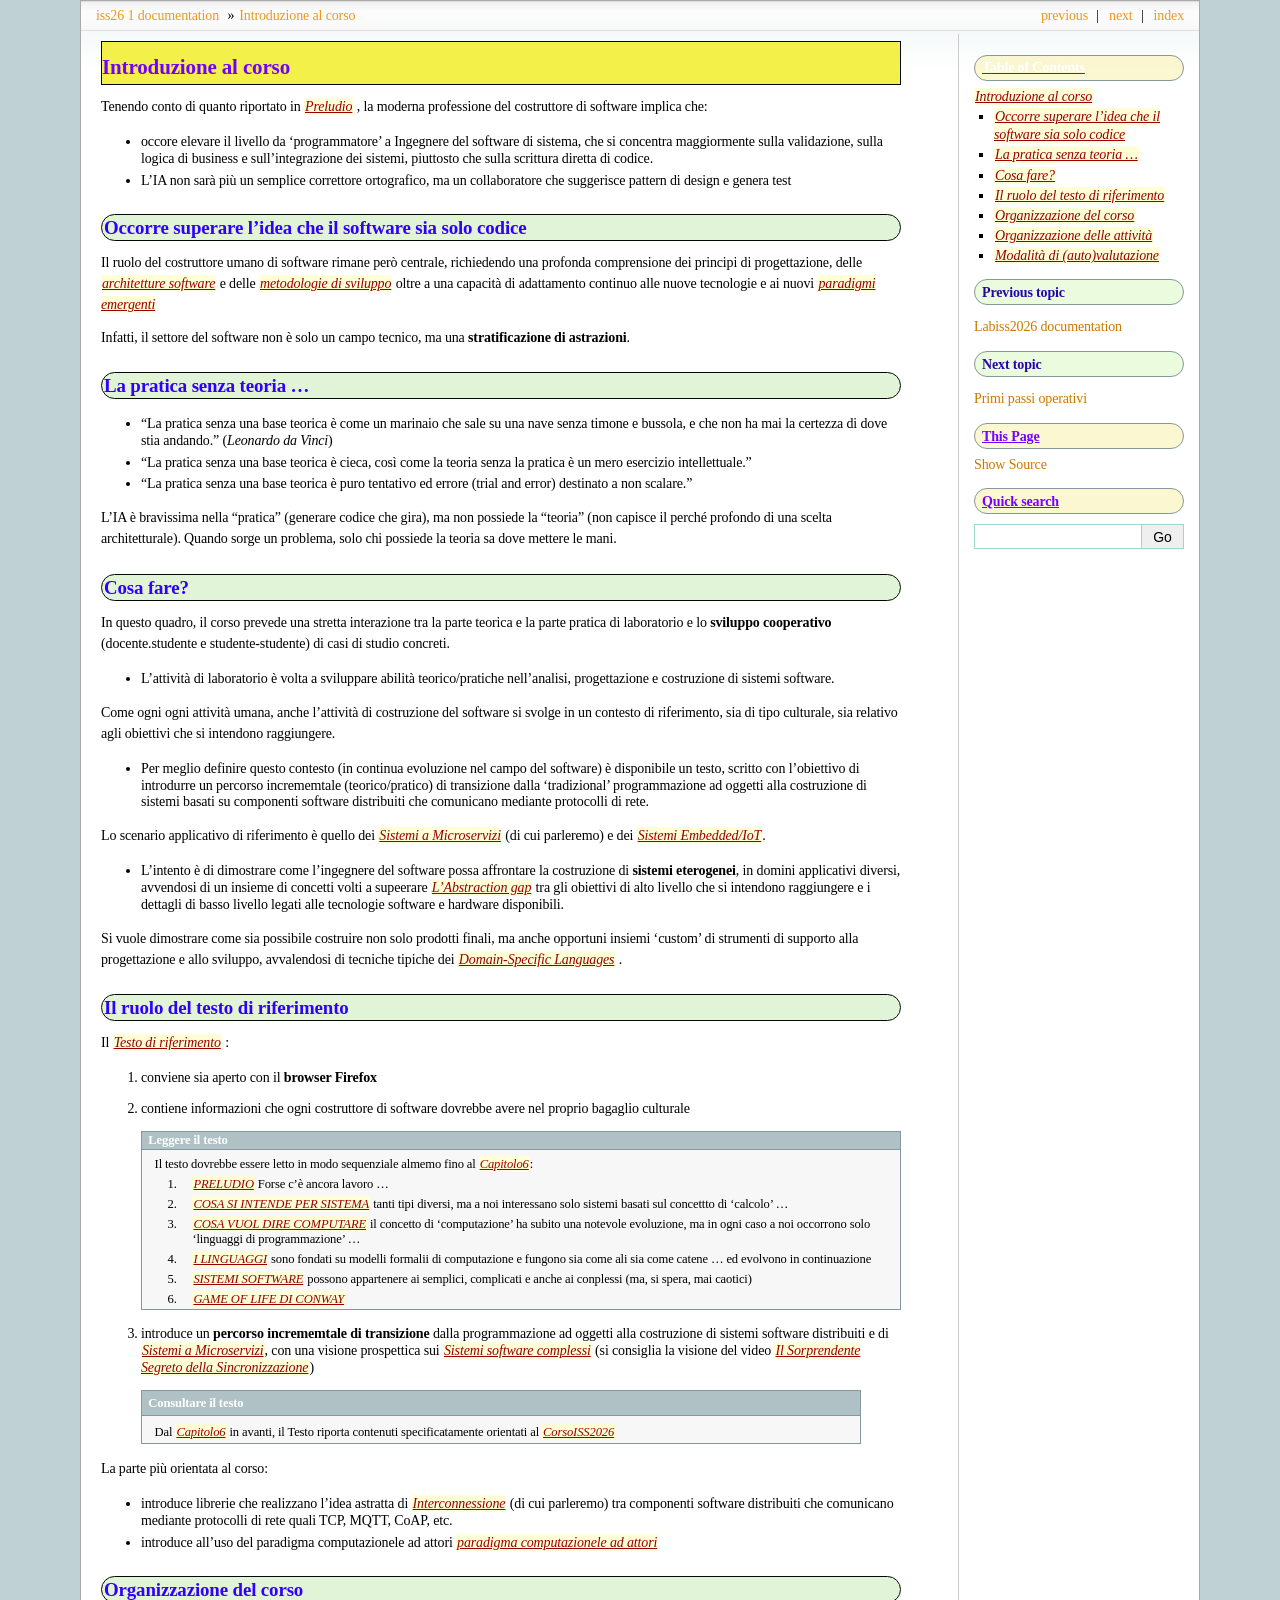
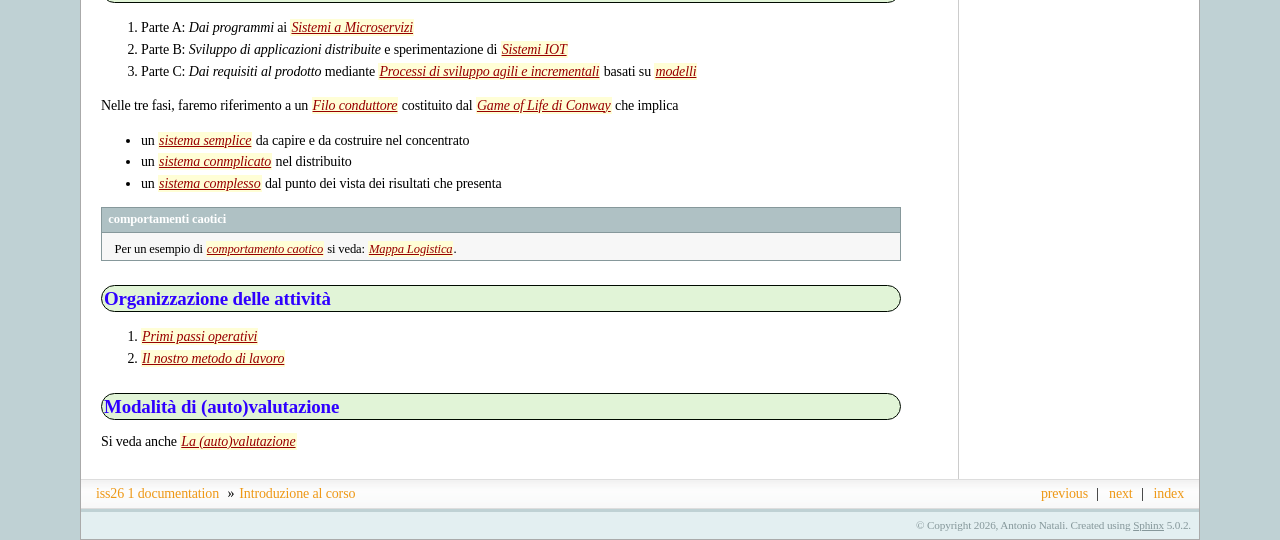
<file: docs/Introduzione al corso.html>
<!DOCTYPE html>

<html lang="en">
  <head>
    <meta charset="utf-8" />
    <meta name="viewport" content="width=device-width, initial-scale=1.0" /><meta name="generator" content="Docutils 0.18.1: http://docutils.sourceforge.net/" />

    <title>Introduzione al corso &#8212; iss26 1 documentation</title>
    <link rel="stylesheet" type="text/css" href="_static/pygments.css" />
    <link rel="stylesheet" type="text/css" href="_static/sphinxdoc.css" />
    <link rel="stylesheet" type="text/css" href="_static/custom.css" />
    <script data-url_root="./" id="documentation_options" src="_static/documentation_options.js"></script>
    <script src="_static/jquery.js"></script>
    <script src="_static/underscore.js"></script>
    <script src="_static/_sphinx_javascript_frameworks_compat.js"></script>
    <script src="_static/doctools.js"></script>
    <script src="_static/custom.js"></script>
    <link rel="canonical" href="https://anatali.github.io/issLab2026/Introduzione al corso.html" />
    <link rel="index" title="Index" href="genindex.html" />
    <link rel="search" title="Search" href="search.html" />
    <link rel="next" title="Primi passi operativi" href="Primi%20passi%20operativi.html" />
    <link rel="prev" title="Labiss2026 documentation" href="index.html" /> 
  </head><body>
    <div class="related" role="navigation" aria-label="related navigation">
      <h3>Navigation</h3>
      <ul>
        <li class="right" style="margin-right: 10px">
          <a href="genindex.html" title="General Index"
             accesskey="I">index</a></li>
        <li class="right" >
          <a href="Primi%20passi%20operativi.html" title="Primi passi operativi"
             accesskey="N">next</a> |</li>
        <li class="right" >
          <a href="index.html" title="Labiss2026 documentation"
             accesskey="P">previous</a> |</li>
        <li class="nav-item nav-item-0"><a href="index.html">iss26 1 documentation</a> &#187;</li>
        <li class="nav-item nav-item-this"><a href="">Introduzione al corso</a></li> 
      </ul>
    </div>  

    <div class="document">
      <div class="documentwrapper">
        <div class="bodywrapper">
          <div class="body" role="main">
            
  <section id="introduzione-al-corso">
<h1>Introduzione al corso<a class="headerlink" href="#introduzione-al-corso" title="Permalink to this heading">¶</a></h1>
<p>Tenendo conto di quanto riportato  in <a class="reference external" href="_static/docs/Protobook.pdf#chapter.1">Preludio</a> ,
la moderna professione del costruttore di software implica che:</p>
<ul class="simple">
<li><p>occore elevare il livello da ‘programmatore’ a Ingegnere del software di sistema,
che si concentra maggiormente sulla validazione, sulla logica di business e
sull’integrazione dei sistemi, piuttosto che sulla scrittura diretta di codice.</p></li>
<li><p>L’IA non sarà più un semplice correttore ortografico, ma un collaboratore
che suggerisce pattern di design e genera test</p></li>
</ul>
<section id="occorre-superare-l-idea-che-il-software-sia-solo-codice">
<h2>Occorre superare l’idea che il software sia solo codice<a class="headerlink" href="#occorre-superare-l-idea-che-il-software-sia-solo-codice" title="Permalink to this heading">¶</a></h2>
<p>Il ruolo del costruttore umano di software rimane però centrale,
richiedendo una profonda comprensione dei principi di progettazione, delle
<a class="reference external" href="_static/docs/Protobook.pdf#subsection.5.7.3">architetture software</a>
e delle <a class="reference external" href="_static/docs/Protobook.pdf#section.5.9">metodologie di sviluppo</a>
oltre a una capacità di adattamento continuo alle nuove tecnologie
e ai nuovi <a class="reference external" href="_static/docs/Protobook.pdf#subsection.4.5.1">paradigmi emergenti</a></p>
<p>Infatti, il settore del software non è solo un campo tecnico, ma una <strong>stratificazione di astrazioni</strong>.</p>
</section>
<section id="la-pratica-senza-teoria">
<h2>La pratica senza  teoria …<a class="headerlink" href="#la-pratica-senza-teoria" title="Permalink to this heading">¶</a></h2>
<ul class="simple">
<li><p>“La pratica senza una base teorica è come un marinaio che sale su una nave senza timone e bussola,
e che non ha mai la certezza di dove stia andando.” (<em>Leonardo da Vinci</em>)</p></li>
<li><p>“La pratica senza una base teorica è cieca, così come la teoria senza la pratica
è un mero esercizio intellettuale.”</p></li>
<li><p>“La pratica senza una base teorica è puro tentativo ed errore (trial and error) destinato a non scalare.”</p></li>
</ul>
<p>L’IA è bravissima nella “pratica” (generare codice che gira), ma non possiede la “teoria”
(non capisce il perché profondo di una scelta architetturale).
Quando sorge un problema, solo chi possiede la teoria sa dove mettere le mani.</p>
</section>
<section id="cosa-fare">
<h2>Cosa fare?<a class="headerlink" href="#cosa-fare" title="Permalink to this heading">¶</a></h2>
<p>In questo quadro,
il corso prevede una stretta interazione tra la parte teorica e la parte pratica di laboratorio
e lo <strong>sviluppo cooperativo</strong> (docente.studente e studente-studente) di casi di studio concreti.</p>
<ul class="simple">
<li><p>L’attività di laboratorio è volta a sviluppare abilità teorico/pratiche
nell’analisi, progettazione e costruzione di sistemi software.</p></li>
</ul>
<p>Come ogni ogni attività umana,
anche l’attività di costruzione del software si svolge in  un contesto di riferimento,
sia di tipo culturale, sia relativo agli obiettivi che si intendono raggiungere.</p>
<ul class="simple">
<li><p>Per meglio definire questo contesto (in continua evoluzione nel campo del software)
è disponibile un testo, scritto
con l’obiettivo di introdurre un percorso incrememtale (teorico/pratico)
di transizione dalla ‘tradizional’ programmazione ad oggetti alla costruzione di sistemi
basati su componenti software distribuiti che comunicano mediante protocolli di rete.</p></li>
</ul>
<p>Lo scenario applicativo di riferimento è quello dei
<a class="reference external" href="_static/docs/Protobook.pdf#chapter.12">Sistemi a Microservizi</a> (di cui parleremo)
e dei <a class="reference external" href="_static/docs/Protobook.pdf#subsection.5.3.2">Sistemi Embedded/IoT</a>.</p>
<ul class="simple">
<li><p>L’intento è di dimostrare come l’ingegnere del software possa affrontare
la costruzione di <strong>sistemi eterogenei</strong>, in domini applicativi diversi,
avvendosi di un insieme di concetti volti a supeerare
<a class="reference external" href="_static/docs/Protobook.pdf#subsection.4.9.2">L’Abstraction gap</a>
tra gli obiettivi di alto livello che si intendono raggiungere e i dettagli di basso livello
legati alle tecnologie software e hardware disponibili.</p></li>
</ul>
<p>Si vuole dimostrare come sia possibile costruire non solo prodotti finali,
ma anche opportuni insiemi ‘custom’  di strumenti di supporto alla progettazione e allo sviluppo,
avvalendosi di tecniche tipiche dei
<a class="reference external" href="_static/docs/Protobook.pdf#section.4.10">Domain-Specific Languages</a> .</p>
</section>
<section id="il-ruolo-del-testo-di-riferimento">
<h2>Il ruolo del testo di riferimento<a class="headerlink" href="#il-ruolo-del-testo-di-riferimento" title="Permalink to this heading">¶</a></h2>
<p>Il  <a class="reference external" href="_static/docs/Protobook.pdf">Testo di riferimento</a> :</p>
<ol class="arabic">
<li><p>conviene sia aperto con il <strong>browser Firefox</strong></p></li>
<li><p>contiene informazioni che ogni costruttore di software dovrebbe avere
nel proprio bagaglio culturale</p>
<div class="admonition-leggere-il-testo admonition">
<p class="admonition-title">Leggere il testo</p>
<p>Il testo dovrebbe essere letto in modo sequenziale almemo fino al
<a class="reference external" href="_static/docs/Protobook.pdf#chapter.6">Capitolo6</a>:</p>
<ol class="arabic simple">
<li><p><a class="reference external" href="_static/docs/Protobook.pdf#chapter.1">PRELUDIO</a> Forse c’è ancora lavoro …</p></li>
<li><p><a class="reference external" href="_static/docs/Protobook.pdf#chapter.2">COSA SI INTENDE PER SISTEMA</a>
tanti tipi diversi, ma a noi interessano solo sistemi basati sul concettto di ‘calcolo’ …</p></li>
<li><p><a class="reference external" href="_static/docs/Protobook.pdf#chapter.3">COSA VUOL DIRE COMPUTARE</a>
il concetto di ‘computazione’ ha subito una notevole evoluzione, ma in ogni
caso a noi occorrono solo ‘linguaggi di programmazione’ …</p></li>
<li><p><a class="reference external" href="_static/docs/Protobook.pdf#chapter.4">I LINGUAGGI</a>
sono fondati su modelli formalii di computazione e fungono sia come ali sia come catene
… ed evolvono in continuazione</p></li>
<li><p><a class="reference external" href="_static/docs/Protobook.pdf#chapter.5">SISTEMI SOFTWARE</a>
possono appartenere ai semplici, complicati e anche ai conplessi (ma, si spera, mai caotici)</p></li>
<li><p><a class="reference external" href="_static/docs/Protobook.pdf#chapter.6">GAME OF LIFE DI CONWAY</a></p></li>
</ol>
</div>
</li>
<li><p>introduce un <strong>percorso incrememtale di transizione</strong> dalla programmazione
ad oggetti alla costruzione di sistemi software distribuiti e di
<a class="reference external" href="_static/docs/Protobook.pdf#chapter.12">Sistemi a Microservizi</a>,
con una visione prospettica sui
<a class="reference external" href="_static/docs/Protobook.pdf#section.2.7">Sistemi software complessi</a>
(si consiglia la visione del video <a class="reference external" href="https://www.youtube.com/watch?v=p4jwj8IJjNg">Il Sorprendente Segreto della Sincronizzazione</a>)</p></li>
</ol>
<blockquote>
<div><div class="admonition-consultare-il-testo admonition">
<p class="admonition-title">Consultare il testo</p>
<p>Dal <a class="reference external" href="_static/docs/Protobook.pdf#chapter.6">Capitolo6</a> in avanti, il Testo
riporta contenuti specificatamente orientati al <a class="reference external" href="https://www.unibo.it/it/studiare/insegnamenti-competenze-trasversali-moocs/insegnamenti/insegnamento/2025/517543">CorsoISS2026</a></p>
</div>
</div></blockquote>
<p>La parte più orientata al corso:</p>
<ul class="simple">
<li><p>introduce librerie che realizzano l’idea astratta di
<a class="reference external" href="_static/docs/Protobook.pdf#section.8.3">Interconnessione</a> (di cui parleremo)
tra componenti software distribuiti che comunicano mediante protocolli di rete
quali TCP, MQTT, CoAP, etc.</p></li>
<li><p>introduce all’uso del paradigma computazionele ad attori
<a class="reference external" href="_static/docs/Protobook.pdf#section.4.6">paradigma computazionele ad attori</a></p></li>
</ul>
</section>
<section id="organizzazione-del-corso">
<h2>Organizzazione del corso<a class="headerlink" href="#organizzazione-del-corso" title="Permalink to this heading">¶</a></h2>
<ol class="arabic simple">
<li><p>Parte A: <em>Dai programmi</em> ai <a class="reference external" href="_static/docs/Protobook.pdf#chapter.12">Sistemi a Microservizi</a></p></li>
<li><p>Parte B: <em>Sviluppo di applicazioni distribuite</em> e sperimentazione di
<a class="reference external" href="_static/docs/Protobook.pdf#subsection.5.3.2">Sistemi IOT</a></p></li>
<li><p>Parte C: <em>Dai requisiti al prodotto</em> mediante
<a class="reference external" href="_static/docs/Protobook.pdf#section.5.9">Processi di sviluppo agili e incrementali</a>
basati su <a class="reference external" href="_static/docs/Protobook.pdf#subsection.4.9.3">modelli</a></p></li>
</ol>
<p>Nelle tre fasi, faremo riferimento a un
<a class="reference external" href="_static/docs/Protobook.pdf#Isubsection.5.8.1">Filo conduttore</a>
costituito dal <a class="reference external" href="_static/docs/Protobook.pdf#chapter.6">Game of Life di Conway</a>
che  implica</p>
<ul class="simple">
<li><p>un <a class="reference external" href="_static/docs/Protobook.pdf#section.2.2">sistema semplice</a>
da capire e da costruire nel concentrato</p></li>
<li><p>un <a class="reference external" href="_static/docs/Protobook.pdf#section.2.3">sistema conmplicato</a> nel distribuito</p></li>
<li><p>un <a class="reference external" href="_static/docs/Protobook.pdf#section.2.4">sistema complesso</a>
dal punto dei vista dei risultati che presenta</p></li>
</ul>
<div class="admonition-comportamenti-caotici admonition">
<p class="admonition-title">comportamenti caotici</p>
<p>Per un esempio di  <a class="reference external" href="_static/docs/Protobook.pdf#section.2.5">comportamento caotico</a>
si veda: <a class="reference external" href="https://it.wikipedia.org/wiki/Mappa_logistica">Mappa Logistica</a>.</p>
</div>
</section>
<section id="organizzazione-delle-attivita">
<h2>Organizzazione delle attività<a class="headerlink" href="#organizzazione-delle-attivita" title="Permalink to this heading">¶</a></h2>
<ol class="arabic simple">
<li><p><a class="reference internal" href="Primi%20passi%20operativi.html#primi-passi-operativi"><span class="std std-ref">Primi passi operativi</span></a></p></li>
<li><p><a class="reference external" href="_static/docs/Protobook.pdf#subsection.5.10.1">Il nostro metodo di lavoro</a></p></li>
</ol>
</section>
<section id="modalita-di-auto-valutazione">
<h2>Modalità di (auto)valutazione<a class="headerlink" href="#modalita-di-auto-valutazione" title="Permalink to this heading">¶</a></h2>
<p>Si veda anche <a class="reference internal" href="La%20%28auto%29valutazione.html#la-auto-valutazione"><span class="std std-ref">La (auto)valutazione</span></a></p>
</section>
</section>


            <div class="clearer"></div>
          </div>
        </div>
      </div>
      <div class="sphinxsidebar" role="navigation" aria-label="main navigation">
        <div class="sphinxsidebarwrapper">
  <div>
    <h3><a href="index.html">Table of Contents</a></h3>
    <ul>
<li><a class="reference internal" href="#">Introduzione al corso</a><ul>
<li><a class="reference internal" href="#occorre-superare-l-idea-che-il-software-sia-solo-codice">Occorre superare l’idea che il software sia solo codice</a></li>
<li><a class="reference internal" href="#la-pratica-senza-teoria">La pratica senza  teoria …</a></li>
<li><a class="reference internal" href="#cosa-fare">Cosa fare?</a></li>
<li><a class="reference internal" href="#il-ruolo-del-testo-di-riferimento">Il ruolo del testo di riferimento</a></li>
<li><a class="reference internal" href="#organizzazione-del-corso">Organizzazione del corso</a></li>
<li><a class="reference internal" href="#organizzazione-delle-attivita">Organizzazione delle attività</a></li>
<li><a class="reference internal" href="#modalita-di-auto-valutazione">Modalità di (auto)valutazione</a></li>
</ul>
</li>
</ul>

  </div>
  <div>
    <h4>Previous topic</h4>
    <p class="topless"><a href="index.html"
                          title="previous chapter">Labiss2026 documentation</a></p>
  </div>
  <div>
    <h4>Next topic</h4>
    <p class="topless"><a href="Primi%20passi%20operativi.html"
                          title="next chapter">Primi passi operativi</a></p>
  </div>
  <div role="note" aria-label="source link">
    <h3>This Page</h3>
    <ul class="this-page-menu">
      <li><a href="_sources/Introduzione al corso.rst.txt"
            rel="nofollow">Show Source</a></li>
    </ul>
   </div>
<div id="searchbox" style="display: none" role="search">
  <h3 id="searchlabel">Quick search</h3>
    <div class="searchformwrapper">
    <form class="search" action="search.html" method="get">
      <input type="text" name="q" aria-labelledby="searchlabel" autocomplete="off" autocorrect="off" autocapitalize="off" spellcheck="false"/>
      <input type="submit" value="Go" />
    </form>
    </div>
</div>
<script>document.getElementById('searchbox').style.display = "block"</script>
        </div>
      </div>
      <div class="clearer"></div>
    </div>
    <div class="related" role="navigation" aria-label="related navigation">
      <h3>Navigation</h3>
      <ul>
        <li class="right" style="margin-right: 10px">
          <a href="genindex.html" title="General Index"
             >index</a></li>
        <li class="right" >
          <a href="Primi%20passi%20operativi.html" title="Primi passi operativi"
             >next</a> |</li>
        <li class="right" >
          <a href="index.html" title="Labiss2026 documentation"
             >previous</a> |</li>
        <li class="nav-item nav-item-0"><a href="index.html">iss26 1 documentation</a> &#187;</li>
        <li class="nav-item nav-item-this"><a href="">Introduzione al corso</a></li> 
      </ul>
    </div>
    <div class="footer" role="contentinfo">
        &#169; Copyright 2026, Antonio Natali.
      Created using <a href="https://www.sphinx-doc.org/">Sphinx</a> 5.0.2.
    </div>
  </body>
</html>
</file>
<file: docs/css/mystyle.css>
/* --- STILE GENERALE --- */
body {
	/* Font moderno e pulito per il testo normale */
	font-family: 'Segoe UI', Roboto, Helvetica, Arial, sans-serif;
	line-height: 1.6;
	color: #333;
	/* Larghezza contenuta per una lettura confortevole */
	max-width: 1050px;
	margin: 40px auto;
	padding: 0 30px;
	background-color: #fcfcfc;
}

/* --- TITOLI --- */
h1 {
	font-size: 2.2rem;
	background-color: #f0f4ff;
	color: #1e3a8a;
	padding: 20px 30px;
	border-radius: 12px;
	border-left: 10px solid #3b82f6;
	margin-bottom: 30px;
}

h2 {
	font-size: 1.5rem;
	background-color: #f1f5f9 !important;
	color: #334155 !important;
	padding: 10px 20px !important;
	border-radius: 8px !important;
	border-left: 6px solid #94a3b8 !important;
	margin-top: 40px !important;
	margin-bottom: 20px !important;
}

/* --- BLOCCHI DI CODICE E REQUISITI --- */
/* Questo risolve il problema dei font che cozzano e della grandezza */
pre,
code {
	/* Font monospazio moderno (stile VS Code) */
	font-family: 'Cascadia Code', 'Consolas', 'Monaco', 'Courier New', monospace !important;
	font-size: 0.95em !important;
	/* Dimensione bilanciata rispetto al testo */
}

pre {
	background-color: #f8fafc;
	color: #334155;
	padding: 25px;
	border: 1px solid #e2e8f0;
	border-left: 6px solid #3b82f6;
	/* La barra blu che ti piaceva */
	border-radius: 4px 10px 10px 4px;
	overflow-x: auto;
	/* Scrollbar orizzontale se il codice è lungo */
	white-space: pre-wrap;
	/* Manda a capo il testo lungo */
	box-shadow: 0 4px 6px -1px rgba(0, 0, 0, 0.05);
	margin: 20px 0;
}

/* Rimuove stili strani quando code è dentro pre */
pre code {
	font-size: inherit !important;
	color: inherit;
	background: none;
	padding: 0;
}

/* --- LINK --- */
a {
	color: #2563eb;
	text-decoration: none;
	font-weight: 500;
}

a:hover {
	text-decoration: underline;
	color: #1d4ed8;
}

/* --- IMMAGINI --- */
img {
	max-width: 100%;
	height: auto;
	border-radius: 8px;
	margin: 20px 0;
	border: 1px solid #e2e8f0;
}

/* --- FOOTER (INFO PERSONALI) --- */
.bottom-info {
	display: flex;
	align-items: center;
	gap: 25px;
	background: #1e3a8a !important;
	/* Blu professionale scuro */
	color: white !important;
	padding: 25px;
	border-radius: 15px;
	margin-top: 60px;
	box-shadow: 0 10px 15px -3px rgba(0, 0, 0, 0.1);
}

.bottom-info img {
	border-radius: 50%;
	/* Foto circolare */
	border: 3px solid white;
	margin: 0;
	/* Rimuove il margine delle immagini standard */
	object-fit: cover;
}

.bottom-info a {
	color: #93c5fd;
	/* Azzurro chiaro per leggibilità su sfondo scuro */
}

.bottom-info strong {
	font-size: 1.1rem;
}

/* --- TABELLE (Opzionali per il futuro) --- */
table {
	width: 100%;
	border-collapse: collapse;
	margin: 20px 0;
	background: white;
}

th,
td {
	border: 1px solid #e2e8f0;
	padding: 12px;
	text-align: left;
}


th {
	background-color: #f8fafc;
}

/* Colore per i commenti (Grigio-Verde stile IDE) */
.comment {
	color: #6a9955 !important;
	font-style: italic;
}
</file>
<file: conway26GuiHtml/docs/_static/pygments.css>
pre { line-height: 125%; }
td.linenos .normal { color: #666666; background-color: transparent; padding-left: 5px; padding-right: 5px; }
span.linenos { color: #666666; background-color: transparent; padding-left: 5px; padding-right: 5px; }
td.linenos .special { color: #000000; background-color: #ffffc0; padding-left: 5px; padding-right: 5px; }
span.linenos.special { color: #000000; background-color: #ffffc0; padding-left: 5px; padding-right: 5px; }
.highlight .hll { background-color: #ffffcc }
.highlight { background: #f0f0f0; }
.highlight .c { color: #60a0b0; font-style: italic } /* Comment */
.highlight .err { border: 1px solid #FF0000 } /* Error */
.highlight .k { color: #007020; font-weight: bold } /* Keyword */
.highlight .o { color: #666666 } /* Operator */
.highlight .ch { color: #60a0b0; font-style: italic } /* Comment.Hashbang */
.highlight .cm { color: #60a0b0; font-style: italic } /* Comment.Multiline */
.highlight .cp { color: #007020 } /* Comment.Preproc */
.highlight .cpf { color: #60a0b0; font-style: italic } /* Comment.PreprocFile */
.highlight .c1 { color: #60a0b0; font-style: italic } /* Comment.Single */
.highlight .cs { color: #60a0b0; background-color: #fff0f0 } /* Comment.Special */
.highlight .gd { color: #A00000 } /* Generic.Deleted */
.highlight .ge { font-style: italic } /* Generic.Emph */
.highlight .gr { color: #FF0000 } /* Generic.Error */
.highlight .gh { color: #000080; font-weight: bold } /* Generic.Heading */
.highlight .gi { color: #00A000 } /* Generic.Inserted */
.highlight .go { color: #888888 } /* Generic.Output */
.highlight .gp { color: #c65d09; font-weight: bold } /* Generic.Prompt */
.highlight .gs { font-weight: bold } /* Generic.Strong */
.highlight .gu { color: #800080; font-weight: bold } /* Generic.Subheading */
.highlight .gt { color: #0044DD } /* Generic.Traceback */
.highlight .kc { color: #007020; font-weight: bold } /* Keyword.Constant */
.highlight .kd { color: #007020; font-weight: bold } /* Keyword.Declaration */
.highlight .kn { color: #007020; font-weight: bold } /* Keyword.Namespace */
.highlight .kp { color: #007020 } /* Keyword.Pseudo */
.highlight .kr { color: #007020; font-weight: bold } /* Keyword.Reserved */
.highlight .kt { color: #902000 } /* Keyword.Type */
.highlight .m { color: #40a070 } /* Literal.Number */
.highlight .s { color: #4070a0 } /* Literal.String */
.highlight .na { color: #4070a0 } /* Name.Attribute */
.highlight .nb { color: #007020 } /* Name.Builtin */
.highlight .nc { color: #0e84b5; font-weight: bold } /* Name.Class */
.highlight .no { color: #60add5 } /* Name.Constant */
.highlight .nd { color: #555555; font-weight: bold } /* Name.Decorator */
.highlight .ni { color: #d55537; font-weight: bold } /* Name.Entity */
.highlight .ne { color: #007020 } /* Name.Exception */
.highlight .nf { color: #06287e } /* Name.Function */
.highlight .nl { color: #002070; font-weight: bold } /* Name.Label */
.highlight .nn { color: #0e84b5; font-weight: bold } /* Name.Namespace */
.highlight .nt { color: #062873; font-weight: bold } /* Name.Tag */
.highlight .nv { color: #bb60d5 } /* Name.Variable */
.highlight .ow { color: #007020; font-weight: bold } /* Operator.Word */
.highlight .w { color: #bbbbbb } /* Text.Whitespace */
.highlight .mb { color: #40a070 } /* Literal.Number.Bin */
.highlight .mf { color: #40a070 } /* Literal.Number.Float */
.highlight .mh { color: #40a070 } /* Literal.Number.Hex */
.highlight .mi { color: #40a070 } /* Literal.Number.Integer */
.highlight .mo { color: #40a070 } /* Literal.Number.Oct */
.highlight .sa { color: #4070a0 } /* Literal.String.Affix */
.highlight .sb { color: #4070a0 } /* Literal.String.Backtick */
.highlight .sc { color: #4070a0 } /* Literal.String.Char */
.highlight .dl { color: #4070a0 } /* Literal.String.Delimiter */
.highlight .sd { color: #4070a0; font-style: italic } /* Literal.String.Doc */
.highlight .s2 { color: #4070a0 } /* Literal.String.Double */
.highlight .se { color: #4070a0; font-weight: bold } /* Literal.String.Escape */
.highlight .sh { color: #4070a0 } /* Literal.String.Heredoc */
.highlight .si { color: #70a0d0; font-style: italic } /* Literal.String.Interpol */
.highlight .sx { color: #c65d09 } /* Literal.String.Other */
.highlight .sr { color: #235388 } /* Literal.String.Regex */
.highlight .s1 { color: #4070a0 } /* Literal.String.Single */
.highlight .ss { color: #517918 } /* Literal.String.Symbol */
.highlight .bp { color: #007020 } /* Name.Builtin.Pseudo */
.highlight .fm { color: #06287e } /* Name.Function.Magic */
.highlight .vc { color: #bb60d5 } /* Name.Variable.Class */
.highlight .vg { color: #bb60d5 } /* Name.Variable.Global */
.highlight .vi { color: #bb60d5 } /* Name.Variable.Instance */
.highlight .vm { color: #bb60d5 } /* Name.Variable.Magic */
.highlight .il { color: #40a070 } /* Literal.Number.Integer.Long */
</file>
<file: conway26GuiHtml/docs/_static/sphinxdoc.css>
/*
 * sphinxdoc.css_t
 * ~~~~~~~~~~~~~~~
 *
 * Sphinx stylesheet -- sphinxdoc theme.  Originally created by
 * Armin Ronacher for Werkzeug.
 *
 * :copyright: Copyright 2007-2022 by the Sphinx team, see AUTHORS.
 * :license: BSD, see LICENSE for details.
 *
 */

@import url("basic.css");

/* -- page layout ----------------------------------------------------------- */

body {
    font-family: 'Lucida Grande', 'Lucida Sans Unicode', 'Geneva',
                 'Verdana', sans-serif;
    font-size: 14px;
    letter-spacing: -0.01em;
    line-height: 150%;
    text-align: center;
    background-color: #BFD1D4;
    color: black;
    padding: 0;
    border: 1px solid #aaa;

    margin: 0px 80px 0px 80px;
    min-width: 740px;
}

div.document {
    background-color: white;
    text-align: left;
    background-image: url(contents.png);
    background-repeat: repeat-x;
}

div.documentwrapper {
    float: left;
    width: 100%;
}

div.bodywrapper {
    margin: 0 calc(230px + 10px) 0 0;
    border-right: 1px solid #ccc;
}

div.body {
    margin: 0;
    padding: 0.5em 20px 20px 20px;
}

div.related {
    font-size: 1em;
}

div.related ul {
    background-image: url(navigation.png);
    height: 2em;
    border-top: 1px solid #ddd;
    border-bottom: 1px solid #ddd;
}

div.related ul li {
    margin: 0;
    padding: 0;
    height: 2em;
    float: left;
}

div.related ul li.right {
    float: right;
    margin-right: 5px;
}

div.related ul li a {
    margin: 0;
    padding: 0 5px 0 5px;
    line-height: 1.75em;
    color: #EE9816;
}

div.related ul li a:hover {
    color: #3CA8E7;
}

div.sphinxsidebarwrapper {
    padding: 0;
}

div.sphinxsidebar {
    padding: 0.5em 15px 15px 0;
    width: calc(230px - 20px);
    float: right;
    font-size: 1em;
    text-align: left;
}

div.sphinxsidebar h3, div.sphinxsidebar h4 {
    margin: 1em 0 0.5em 0;
    font-size: 1em;
    padding: 0.1em 0 0.1em 0.5em;
    color: white;
    border: 1px solid #86989B;
    background-color: #AFC1C4;
}

div.sphinxsidebar h3 a {
    color: white;
}

div.sphinxsidebar ul {
    padding-left: 1.5em;
    margin-top: 7px;
    padding: 0;
    line-height: 130%;
}

div.sphinxsidebar ul ul {
    margin-left: 20px;
}

div.footer {
    background-color: #E3EFF1;
    color: #86989B;
    padding: 3px 8px 3px 0;
    clear: both;
    font-size: 0.8em;
    text-align: right;
}

div.footer a {
    color: #86989B;
    text-decoration: underline;
}

/* -- body styles ----------------------------------------------------------- */

p {
    margin: 0.8em 0 0.5em 0;
}

a {
    color: #CA7900;
    text-decoration: none;
}

a:hover {
    color: #2491CF;
}

div.body a {
    text-decoration: underline;
}

h1 {
    margin: 0;
    padding: 0.7em 0 0.3em 0;
    font-size: 1.5em;
    color: #11557C;
}

h2 {
    margin: 1.3em 0 0.2em 0;
    font-size: 1.35em;
    padding: 0;
}

h3 {
    margin: 1em 0 -0.3em 0;
    font-size: 1.2em;
}

div.body h1 a, div.body h2 a, div.body h3 a, div.body h4 a, div.body h5 a, div.body h6 a {
    color: black!important;
}

h1 a.anchor, h2 a.anchor, h3 a.anchor, h4 a.anchor, h5 a.anchor, h6 a.anchor {
    display: none;
    margin: 0 0 0 0.3em;
    padding: 0 0.2em 0 0.2em;
    color: #aaa!important;
}

h1:hover a.anchor, h2:hover a.anchor, h3:hover a.anchor, h4:hover a.anchor,
h5:hover a.anchor, h6:hover a.anchor {
    display: inline;
}

h1 a.anchor:hover, h2 a.anchor:hover, h3 a.anchor:hover, h4 a.anchor:hover,
h5 a.anchor:hover, h6 a.anchor:hover {
    color: #777;
    background-color: #eee;
}

a.headerlink {
    color: #c60f0f!important;
    font-size: 1em;
    margin-left: 6px;
    padding: 0 4px 0 4px;
    text-decoration: none!important;
}

a.headerlink:hover {
    background-color: #ccc;
    color: white!important;
}

cite, code, code {
    font-family: 'Consolas', 'Deja Vu Sans Mono',
                 'Bitstream Vera Sans Mono', monospace;
    font-size: 0.95em;
    letter-spacing: 0.01em;
}

code {
    background-color: #f2f2f2;
    border-bottom: 1px solid #ddd;
    color: #333;
}

code.descname, code.descclassname, code.xref {
    border: 0;
}

hr {
    border: 1px solid #abc;
    margin: 2em;
}

a code {
    border: 0;
    color: #CA7900;
}

a code:hover {
    color: #2491CF;
}

pre {
    font-family: 'Consolas', 'Deja Vu Sans Mono',
                 'Bitstream Vera Sans Mono', monospace;
    font-size: 0.95em;
    letter-spacing: 0.015em;
    line-height: 120%;
    padding: 0.5em;
    border: 1px solid #ccc;
}

pre a {
    color: inherit;
    text-decoration: underline;
}

td.linenos pre {
    padding: 0.5em 0;
}

div.quotebar {
    background-color: #f8f8f8;
    max-width: 250px;
    float: right;
    padding: 2px 7px;
    border: 1px solid #ccc;
}
nav.contents,
aside.topic,

div.topic {
    background-color: #f8f8f8;
}

table {
    border-collapse: collapse;
    margin: 0 -0.5em 0 -0.5em;
}

table td, table th {
    padding: 0.2em 0.5em 0.2em 0.5em;
}

div.admonition, div.warning {
    font-size: 0.9em;
    margin: 1em 0 1em 0;
    border: 1px solid #86989B;
    background-color: #f7f7f7;
    padding: 0;
}

div.admonition p, div.warning p {
    margin: 0.5em 1em 0.5em 1em;
    padding: 0;
}

div.admonition pre, div.warning pre {
    margin: 0.4em 1em 0.4em 1em;
}

div.admonition p.admonition-title,
div.warning p.admonition-title {
    margin: 0;
    padding: 0.1em 0 0.1em 0.5em;
    color: white;
    border-bottom: 1px solid #86989B;
    font-weight: bold;
    background-color: #AFC1C4;
}

div.warning {
    border: 1px solid #940000;
}

div.warning p.admonition-title {
    background-color: #CF0000;
    border-bottom-color: #940000;
}

div.admonition ul, div.admonition ol,
div.warning ul, div.warning ol {
    margin: 0.1em 0.5em 0.5em 3em;
    padding: 0;
}

div.versioninfo {
    margin: 1em 0 0 0;
    border: 1px solid #ccc;
    background-color: #DDEAF0;
    padding: 8px;
    line-height: 1.3em;
    font-size: 0.9em;
}

.viewcode-back {
    font-family: 'Lucida Grande', 'Lucida Sans Unicode', 'Geneva',
                 'Verdana', sans-serif;
}

div.viewcode-block:target {
    background-color: #f4debf;
    border-top: 1px solid #ac9;
    border-bottom: 1px solid #ac9;
}

div.code-block-caption {
    background-color: #ddd;
    color: #222;
    border: 1px solid #ccc;
}
</file>
<file: conway26GuiHtml/docs/_static/custom.css>
/* @import url('https://cdn.jsdelivr.net/gh/vincentdoerig/latex-css/style.min.css'); */
body {
    font-family: 'Latin Modern Roman', serif;
}

/* Aggiunge una piccola freccia accanto ai link che aprono una nuova scheda */
a[target="_blank"]::after {
    content: " \2197"; /* Simbolo della freccetta (o una simile) */
    font-size: 0.8em;
    vertical-align: super;
}

/* Cambia la dimensione del titolo della nota */
.admonition.note .admonition-title {
    font-size: 1.2em; /* Più grande */
    font-weight: bold;
}

/* Cambia la dimensione del testo dentro la nota */
.admonition.note p {
    font-size: 1.0em; /* rispetto al testo normale */
}

/* Riduce lo spazio tra i punti dell'elenco */
.elenco-compatto li {
    margin-top: 0px;
    margin-bottom: 0px;
}

/* Riduce l'interlinea del testo dentro i punti */
.elenco-compatto li p {
    line-height: 1.1;
    margin-bottom: 2px;
}

/* Applica a tutti gli elenchi numerati (ol) e puntati (ul) */
ol li, ul li {
    margin-top: 2px !important;
    margin-bottom: 2px !important;
}

ol li p, ul li p {
    line-height: 1.2; /* Regola questo valore: 1.0 è il minimo */
    margin-bottom: 0px !important;
}

/* Sphinx trasforma il testo tra doppi backtick nel tag HTML <code>*/
/* Riduce il font del codice dentro le righe di testo */
code.literal {
    font-size: 0.85em; /* Usa 'em' per renderlo proporzionale al testo circostante */
    background-color: #f8f8f8; /* Opzionale: un leggero sfondo per farlo risaltare */
    padding: 2px 4px;
}

/* I blocchi di codice completi vengono solitamente inseriti in un tag <pre>*/
/* Riduce il font dei blocchi di codice completi */
div.highlight pre {
    font-size: 0.75em;
    line-height: 1.3; /* Un'interlinea leggermente più stretta per i blocchi grandi */
}

pre{
  color:#000066 !important;
  font-weight: bold !important;
  font-size: 14px;
}
  
h1{
    background-color: #f3f049 !important;
    color: rgb(115, 0, 255)  !important;
    border: 1px solid rgb(0, 10, 0) !important;
    margin: 0 !important;

  }

h2{
    background-color: #e1f4d7 !important;
    color: rgb(47, 0, 255) !important;
    margin: 100 !important;
    border: 1px solid rgb(0, 10, 0) !important;
    border-radius: 15px !important;
    padding: 2px !important;
  }

h3{
    background-color: #f7f0a785 !important;
    color: rgb(119, 0, 255) !important;
    border-radius: 25px !important;
    text-decoration: underline !important;
}

h4{
  background-color: #defacba4 !important;
  color: rgb(39, 7, 164) !important;
  border-radius: 25px !important;
}

  .pre{
    font-family: Arial;
    font-weight: bold;
    font-size: 12px;
    color: rgba(7, 10, 190, 0.981);     
    margin: 0;
    background-color: #fffed6;
  }  

  .n{ 
    font-size: small;
    font-style: normal;
   }

  .c1{ 
    font-family: Arial;
    font-style: normal;
    color: red;
    font-size: small;
  }

  .blue {
    color: blue; 
    font-style: italic;
    font-weight: 0;
  }

  .red {
    color:red;
  }

  .brown {
    color:#990000;
  }

  .green {
    color:#0fd80f;
  }

  .magenta {
    color:#8f0099e5;
    font-style: oblique;
    
  }

  .reference{
    padding: 1px;
    font-style: italic;
    background-color: #fffed6; 
    color:#990000;
    text-decoration: underline;
  }

  .remark{
    background-color: #E3F2FD;
      border: 1px solid green;
      padding: 0px;
      margin: 0px;
      line-height: 1;
      border-radius: 25px;
  }

  .high{
    background-color: hsl(62, 100%, 75%);
    border: 1px solid green;
    font-size: 16px; 
    line-height: 1.5; 
    padding: 3px
  }  

  .worktodo{
    background-color: #a8ff66b7;
    padding: 3px;
    margin: 3px;
    font-size: 15px; 
    font-weight: bold;
    line-height: 1.4;
    border-radius: 20px;
  }

  .slide{
    background-color: #E3F2FD;
    border-radius: 25px;
    font-size: 40px; 
    line-height: 1.5;
    padding: 3px
  }

  .slide1{
    background-color: #ccff66;
    border-radius: 25px;
    border: 1px solid green;
    font-size: 30px; 
    line-height: 1.5;
     
    padding: 5px
  }

  .slide2{
    background-color: #c5f6f6;
    border-radius: 15px;
    border: 1px solid black;
    font-size: 15px; 
    line-height: 1.5;
    margin: 10;
    padding: 3px
  }

  .slide3{
    background-color: yellow;
    border-radius: 10px;
    border: 1px solid blue;
    font-size: 13px; 
    line-height: 0.7;
    padding: 1px;
    font-weight: bold;
  }  

  .slide4{
    background-color: rgb(215, 251, 148);
    border-radius: 10px;
    border: 1px solid blue;
    font-size: 15px; 
    line-height: 1.0;
    padding: 3px;
    font-weight: bold;
  }  

  .slidekp{
    background-color: hsl(332, 77%, 86%);
    border-radius: 10px;
    border: 1px solid blue;
    font-size: 15px; 
    font-weight: bold;
    line-height: 1.0;
    padding: 1px
  }  

  div.admonition.note {
	  font-size: 10px;  
      background-color: #f0f8ff;       /* Azzurro chiaro */
      border-left: 5px solid #0056b3; /* Bordo blu spesso */
      padding: 10px;
  }
</file>
<file: docs/_static/pygments.css>
pre { line-height: 125%; }
td.linenos .normal { color: #666666; background-color: transparent; padding-left: 5px; padding-right: 5px; }
span.linenos { color: #666666; background-color: transparent; padding-left: 5px; padding-right: 5px; }
td.linenos .special { color: #000000; background-color: #ffffc0; padding-left: 5px; padding-right: 5px; }
span.linenos.special { color: #000000; background-color: #ffffc0; padding-left: 5px; padding-right: 5px; }
.highlight .hll { background-color: #ffffcc }
.highlight { background: #f0f0f0; }
.highlight .c { color: #60a0b0; font-style: italic } /* Comment */
.highlight .err { border: 1px solid #FF0000 } /* Error */
.highlight .k { color: #007020; font-weight: bold } /* Keyword */
.highlight .o { color: #666666 } /* Operator */
.highlight .ch { color: #60a0b0; font-style: italic } /* Comment.Hashbang */
.highlight .cm { color: #60a0b0; font-style: italic } /* Comment.Multiline */
.highlight .cp { color: #007020 } /* Comment.Preproc */
.highlight .cpf { color: #60a0b0; font-style: italic } /* Comment.PreprocFile */
.highlight .c1 { color: #60a0b0; font-style: italic } /* Comment.Single */
.highlight .cs { color: #60a0b0; background-color: #fff0f0 } /* Comment.Special */
.highlight .gd { color: #A00000 } /* Generic.Deleted */
.highlight .ge { font-style: italic } /* Generic.Emph */
.highlight .gr { color: #FF0000 } /* Generic.Error */
.highlight .gh { color: #000080; font-weight: bold } /* Generic.Heading */
.highlight .gi { color: #00A000 } /* Generic.Inserted */
.highlight .go { color: #888888 } /* Generic.Output */
.highlight .gp { color: #c65d09; font-weight: bold } /* Generic.Prompt */
.highlight .gs { font-weight: bold } /* Generic.Strong */
.highlight .gu { color: #800080; font-weight: bold } /* Generic.Subheading */
.highlight .gt { color: #0044DD } /* Generic.Traceback */
.highlight .kc { color: #007020; font-weight: bold } /* Keyword.Constant */
.highlight .kd { color: #007020; font-weight: bold } /* Keyword.Declaration */
.highlight .kn { color: #007020; font-weight: bold } /* Keyword.Namespace */
.highlight .kp { color: #007020 } /* Keyword.Pseudo */
.highlight .kr { color: #007020; font-weight: bold } /* Keyword.Reserved */
.highlight .kt { color: #902000 } /* Keyword.Type */
.highlight .m { color: #40a070 } /* Literal.Number */
.highlight .s { color: #4070a0 } /* Literal.String */
.highlight .na { color: #4070a0 } /* Name.Attribute */
.highlight .nb { color: #007020 } /* Name.Builtin */
.highlight .nc { color: #0e84b5; font-weight: bold } /* Name.Class */
.highlight .no { color: #60add5 } /* Name.Constant */
.highlight .nd { color: #555555; font-weight: bold } /* Name.Decorator */
.highlight .ni { color: #d55537; font-weight: bold } /* Name.Entity */
.highlight .ne { color: #007020 } /* Name.Exception */
.highlight .nf { color: #06287e } /* Name.Function */
.highlight .nl { color: #002070; font-weight: bold } /* Name.Label */
.highlight .nn { color: #0e84b5; font-weight: bold } /* Name.Namespace */
.highlight .nt { color: #062873; font-weight: bold } /* Name.Tag */
.highlight .nv { color: #bb60d5 } /* Name.Variable */
.highlight .ow { color: #007020; font-weight: bold } /* Operator.Word */
.highlight .w { color: #bbbbbb } /* Text.Whitespace */
.highlight .mb { color: #40a070 } /* Literal.Number.Bin */
.highlight .mf { color: #40a070 } /* Literal.Number.Float */
.highlight .mh { color: #40a070 } /* Literal.Number.Hex */
.highlight .mi { color: #40a070 } /* Literal.Number.Integer */
.highlight .mo { color: #40a070 } /* Literal.Number.Oct */
.highlight .sa { color: #4070a0 } /* Literal.String.Affix */
.highlight .sb { color: #4070a0 } /* Literal.String.Backtick */
.highlight .sc { color: #4070a0 } /* Literal.String.Char */
.highlight .dl { color: #4070a0 } /* Literal.String.Delimiter */
.highlight .sd { color: #4070a0; font-style: italic } /* Literal.String.Doc */
.highlight .s2 { color: #4070a0 } /* Literal.String.Double */
.highlight .se { color: #4070a0; font-weight: bold } /* Literal.String.Escape */
.highlight .sh { color: #4070a0 } /* Literal.String.Heredoc */
.highlight .si { color: #70a0d0; font-style: italic } /* Literal.String.Interpol */
.highlight .sx { color: #c65d09 } /* Literal.String.Other */
.highlight .sr { color: #235388 } /* Literal.String.Regex */
.highlight .s1 { color: #4070a0 } /* Literal.String.Single */
.highlight .ss { color: #517918 } /* Literal.String.Symbol */
.highlight .bp { color: #007020 } /* Name.Builtin.Pseudo */
.highlight .fm { color: #06287e } /* Name.Function.Magic */
.highlight .vc { color: #bb60d5 } /* Name.Variable.Class */
.highlight .vg { color: #bb60d5 } /* Name.Variable.Global */
.highlight .vi { color: #bb60d5 } /* Name.Variable.Instance */
.highlight .vm { color: #bb60d5 } /* Name.Variable.Magic */
.highlight .il { color: #40a070 } /* Literal.Number.Integer.Long */
</file>
<file: docs/_static/sphinxdoc.css>
/*
 * sphinxdoc.css_t
 * ~~~~~~~~~~~~~~~
 *
 * Sphinx stylesheet -- sphinxdoc theme.  Originally created by
 * Armin Ronacher for Werkzeug.
 *
 * :copyright: Copyright 2007-2022 by the Sphinx team, see AUTHORS.
 * :license: BSD, see LICENSE for details.
 *
 */

@import url("basic.css");

/* -- page layout ----------------------------------------------------------- */

body {
    font-family: 'Lucida Grande', 'Lucida Sans Unicode', 'Geneva',
                 'Verdana', sans-serif;
    font-size: 14px;
    letter-spacing: -0.01em;
    line-height: 150%;
    text-align: center;
    background-color: #BFD1D4;
    color: black;
    padding: 0;
    border: 1px solid #aaa;

    margin: 0px 80px 0px 80px;
    min-width: 740px;
}

div.document {
    background-color: white;
    text-align: left;
    background-image: url(contents.png);
    background-repeat: repeat-x;
}

div.documentwrapper {
    float: left;
    width: 100%;
}

div.bodywrapper {
    margin: 0 calc(230px + 10px) 0 0;
    border-right: 1px solid #ccc;
}

div.body {
    margin: 0;
    padding: 0.5em 20px 20px 20px;
}

div.related {
    font-size: 1em;
}

div.related ul {
    background-image: url(navigation.png);
    height: 2em;
    border-top: 1px solid #ddd;
    border-bottom: 1px solid #ddd;
}

div.related ul li {
    margin: 0;
    padding: 0;
    height: 2em;
    float: left;
}

div.related ul li.right {
    float: right;
    margin-right: 5px;
}

div.related ul li a {
    margin: 0;
    padding: 0 5px 0 5px;
    line-height: 1.75em;
    color: #EE9816;
}

div.related ul li a:hover {
    color: #3CA8E7;
}

div.sphinxsidebarwrapper {
    padding: 0;
}

div.sphinxsidebar {
    padding: 0.5em 15px 15px 0;
    width: calc(230px - 20px);
    float: right;
    font-size: 1em;
    text-align: left;
}

div.sphinxsidebar h3, div.sphinxsidebar h4 {
    margin: 1em 0 0.5em 0;
    font-size: 1em;
    padding: 0.1em 0 0.1em 0.5em;
    color: white;
    border: 1px solid #86989B;
    background-color: #AFC1C4;
}

div.sphinxsidebar h3 a {
    color: white;
}

div.sphinxsidebar ul {
    padding-left: 1.5em;
    margin-top: 7px;
    padding: 0;
    line-height: 130%;
}

div.sphinxsidebar ul ul {
    margin-left: 20px;
}

div.footer {
    background-color: #E3EFF1;
    color: #86989B;
    padding: 3px 8px 3px 0;
    clear: both;
    font-size: 0.8em;
    text-align: right;
}

div.footer a {
    color: #86989B;
    text-decoration: underline;
}

/* -- body styles ----------------------------------------------------------- */

p {
    margin: 0.8em 0 0.5em 0;
}

a {
    color: #CA7900;
    text-decoration: none;
}

a:hover {
    color: #2491CF;
}

div.body a {
    text-decoration: underline;
}

h1 {
    margin: 0;
    padding: 0.7em 0 0.3em 0;
    font-size: 1.5em;
    color: #11557C;
}

h2 {
    margin: 1.3em 0 0.2em 0;
    font-size: 1.35em;
    padding: 0;
}

h3 {
    margin: 1em 0 -0.3em 0;
    font-size: 1.2em;
}

div.body h1 a, div.body h2 a, div.body h3 a, div.body h4 a, div.body h5 a, div.body h6 a {
    color: black!important;
}

h1 a.anchor, h2 a.anchor, h3 a.anchor, h4 a.anchor, h5 a.anchor, h6 a.anchor {
    display: none;
    margin: 0 0 0 0.3em;
    padding: 0 0.2em 0 0.2em;
    color: #aaa!important;
}

h1:hover a.anchor, h2:hover a.anchor, h3:hover a.anchor, h4:hover a.anchor,
h5:hover a.anchor, h6:hover a.anchor {
    display: inline;
}

h1 a.anchor:hover, h2 a.anchor:hover, h3 a.anchor:hover, h4 a.anchor:hover,
h5 a.anchor:hover, h6 a.anchor:hover {
    color: #777;
    background-color: #eee;
}

a.headerlink {
    color: #c60f0f!important;
    font-size: 1em;
    margin-left: 6px;
    padding: 0 4px 0 4px;
    text-decoration: none!important;
}

a.headerlink:hover {
    background-color: #ccc;
    color: white!important;
}

cite, code, code {
    font-family: 'Consolas', 'Deja Vu Sans Mono',
                 'Bitstream Vera Sans Mono', monospace;
    font-size: 0.95em;
    letter-spacing: 0.01em;
}

code {
    background-color: #f2f2f2;
    border-bottom: 1px solid #ddd;
    color: #333;
}

code.descname, code.descclassname, code.xref {
    border: 0;
}

hr {
    border: 1px solid #abc;
    margin: 2em;
}

a code {
    border: 0;
    color: #CA7900;
}

a code:hover {
    color: #2491CF;
}

pre {
    font-family: 'Consolas', 'Deja Vu Sans Mono',
                 'Bitstream Vera Sans Mono', monospace;
    font-size: 0.95em;
    letter-spacing: 0.015em;
    line-height: 120%;
    padding: 0.5em;
    border: 1px solid #ccc;
}

pre a {
    color: inherit;
    text-decoration: underline;
}

td.linenos pre {
    padding: 0.5em 0;
}

div.quotebar {
    background-color: #f8f8f8;
    max-width: 250px;
    float: right;
    padding: 2px 7px;
    border: 1px solid #ccc;
}
nav.contents,
aside.topic,

div.topic {
    background-color: #f8f8f8;
}

table {
    border-collapse: collapse;
    margin: 0 -0.5em 0 -0.5em;
}

table td, table th {
    padding: 0.2em 0.5em 0.2em 0.5em;
}

div.admonition, div.warning {
    font-size: 0.9em;
    margin: 1em 0 1em 0;
    border: 1px solid #86989B;
    background-color: #f7f7f7;
    padding: 0;
}

div.admonition p, div.warning p {
    margin: 0.5em 1em 0.5em 1em;
    padding: 0;
}

div.admonition pre, div.warning pre {
    margin: 0.4em 1em 0.4em 1em;
}

div.admonition p.admonition-title,
div.warning p.admonition-title {
    margin: 0;
    padding: 0.1em 0 0.1em 0.5em;
    color: white;
    border-bottom: 1px solid #86989B;
    font-weight: bold;
    background-color: #AFC1C4;
}

div.warning {
    border: 1px solid #940000;
}

div.warning p.admonition-title {
    background-color: #CF0000;
    border-bottom-color: #940000;
}

div.admonition ul, div.admonition ol,
div.warning ul, div.warning ol {
    margin: 0.1em 0.5em 0.5em 3em;
    padding: 0;
}

div.versioninfo {
    margin: 1em 0 0 0;
    border: 1px solid #ccc;
    background-color: #DDEAF0;
    padding: 8px;
    line-height: 1.3em;
    font-size: 0.9em;
}

.viewcode-back {
    font-family: 'Lucida Grande', 'Lucida Sans Unicode', 'Geneva',
                 'Verdana', sans-serif;
}

div.viewcode-block:target {
    background-color: #f4debf;
    border-top: 1px solid #ac9;
    border-bottom: 1px solid #ac9;
}

div.code-block-caption {
    background-color: #ddd;
    color: #222;
    border: 1px solid #ccc;
}
</file>
<file: docs/_static/custom.css>
/* @import url('https://cdn.jsdelivr.net/gh/vincentdoerig/latex-css/style.min.css'); */
body {
    font-family: 'Latin Modern Roman', serif;
}

/* Aggiunge una piccola freccia accanto ai link che aprono una nuova scheda */
a[target="_blank"]::after {
    content: " \2197"; /* Simbolo della freccetta (o una simile) */
    font-size: 0.8em;
    vertical-align: super;
}

/* Cambia la dimensione del titolo della nota */
.admonition.note .admonition-title {
    font-size: 1.2em; /* Più grande */
    font-weight: bold;
}

/* Cambia la dimensione del testo dentro la nota */
.admonition.note p {
    font-size: 1.0em; /* rispetto al testo normale */
}

/* Riduce lo spazio tra i punti dell'elenco */
.elenco-compatto li {
    margin-top: 0px;
    margin-bottom: 0px;
}

/* Riduce l'interlinea del testo dentro i punti */
.elenco-compatto li p {
    line-height: 1.1;
    margin-bottom: 2px;
}

/* Applica a tutti gli elenchi numerati (ol) e puntati (ul) */
ol li, ul li {
    margin-top: 2px !important;
    margin-bottom: 2px !important;
}

ol li p, ul li p {
    line-height: 1.2; /* Regola questo valore: 1.0 è il minimo */
    margin-bottom: 0px !important;
}

/* Sphinx trasforma il testo tra doppi backtick nel tag HTML <code>*/
/* Riduce il font del codice dentro le righe di testo */
code.literal {
    font-size: 0.85em; /* Usa 'em' per renderlo proporzionale al testo circostante */
    background-color: #f8f8f8; /* Opzionale: un leggero sfondo per farlo risaltare */
    padding: 2px 4px;
}

/* I blocchi di codice completi vengono solitamente inseriti in un tag <pre>*/
/* Riduce il font dei blocchi di codice completi */
div.highlight pre {
    font-size: 0.75em;
    line-height: 1.3; /* Un'interlinea leggermente più stretta per i blocchi grandi */
}

pre{
  color:#000066 !important;
  font-weight: bold !important;
  font-size: 14px;
}
  
h1{
    background-color: #f3f049 !important;
    color: rgb(115, 0, 255)  !important;
    border: 1px solid rgb(0, 10, 0) !important;
    margin: 0 !important;

  }

h2{
    background-color: #e1f4d7 !important;
    color: rgb(47, 0, 255) !important;
    margin: 100 !important;
    border: 1px solid rgb(0, 10, 0) !important;
    border-radius: 15px !important;
    padding: 2px !important;
  }

h3{
    background-color: #f7f0a785 !important;
    color: rgb(119, 0, 255) !important;
    border-radius: 25px !important;
    text-decoration: underline !important;
}

h4{
  background-color: #defacba4 !important;
  color: rgb(39, 7, 164) !important;
  border-radius: 25px !important;
}

  .pre{
    font-family: Arial;
    font-weight: bold;
    font-size: 12px;
    color: rgba(7, 10, 190, 0.981);     
    margin: 0;
    background-color: #fffed6;
  }  

  .n{ 
    font-size: small;
    font-style: normal;
   }

  .c1{ 
    font-family: Arial;
    font-style: normal;
    color: red;
    font-size: small;
  }

  .blue {
    color: blue; 
    font-style: italic;
    font-weight: 0;
  }

  .red {
    color:red;
  }

  .brown {
    color:#990000;
  }

  .green {
    color:#0fd80f;
  }

  .magenta {
    color:#8f0099e5;
    font-style: oblique;
    
  }

  .reference{
    padding: 1px;
    font-style: italic;
    background-color: #fffed6; 
    color:#990000;
    text-decoration: underline;
  }

  .remark{
    background-color: #E3F2FD;
      border: 1px solid green;
      padding: 0px;
      margin: 0px;
      line-height: 1;
      border-radius: 25px;
  }

  .high{
    background-color: hsl(62, 100%, 75%);
    border: 1px solid green;
    font-size: 16px; 
    line-height: 1.5; 
    padding: 3px
  }  

  .worktodo{
    background-color: #a8ff66b7;
    padding: 3px;
    margin: 3px;
    font-size: 15px; 
    font-weight: bold;
    line-height: 1.4;
    border-radius: 20px;
  }

  .slide{
    background-color: #E3F2FD;
    border-radius: 25px;
    font-size: 40px; 
    line-height: 1.5;
    padding: 3px
  }

  .slide1{
    background-color: #ccff66;
    border-radius: 25px;
    border: 1px solid green;
    font-size: 30px; 
    line-height: 1.5;
     
    padding: 5px
  }

  .slide2{
    background-color: #c5f6f6;
    border-radius: 15px;
    border: 1px solid black;
    font-size: 15px; 
    line-height: 1.5;
    margin: 10;
    padding: 3px
  }

  .slide3{
    background-color: yellow;
    border-radius: 10px;
    border: 1px solid blue;
    font-size: 13px; 
    line-height: 0.7;
    padding: 1px;
    font-weight: bold;
  }  

  .slide4{
    background-color: rgb(215, 251, 148);
    border-radius: 10px;
    border: 1px solid blue;
    font-size: 15px; 
    line-height: 1.0;
    padding: 3px;
    font-weight: bold;
  }  

  .slidekp{
    background-color: hsl(332, 77%, 86%);
    border-radius: 10px;
    border: 1px solid blue;
    font-size: 15px; 
    font-weight: bold;
    line-height: 1.0;
    padding: 1px
  }  

  div.admonition.note {
	  font-size: 10px;  
      background-color: #f0f8ff;       /* Azzurro chiaro */
      border-left: 5px solid #0056b3; /* Bordo blu spesso */
      padding: 10px;
  }
</file>
